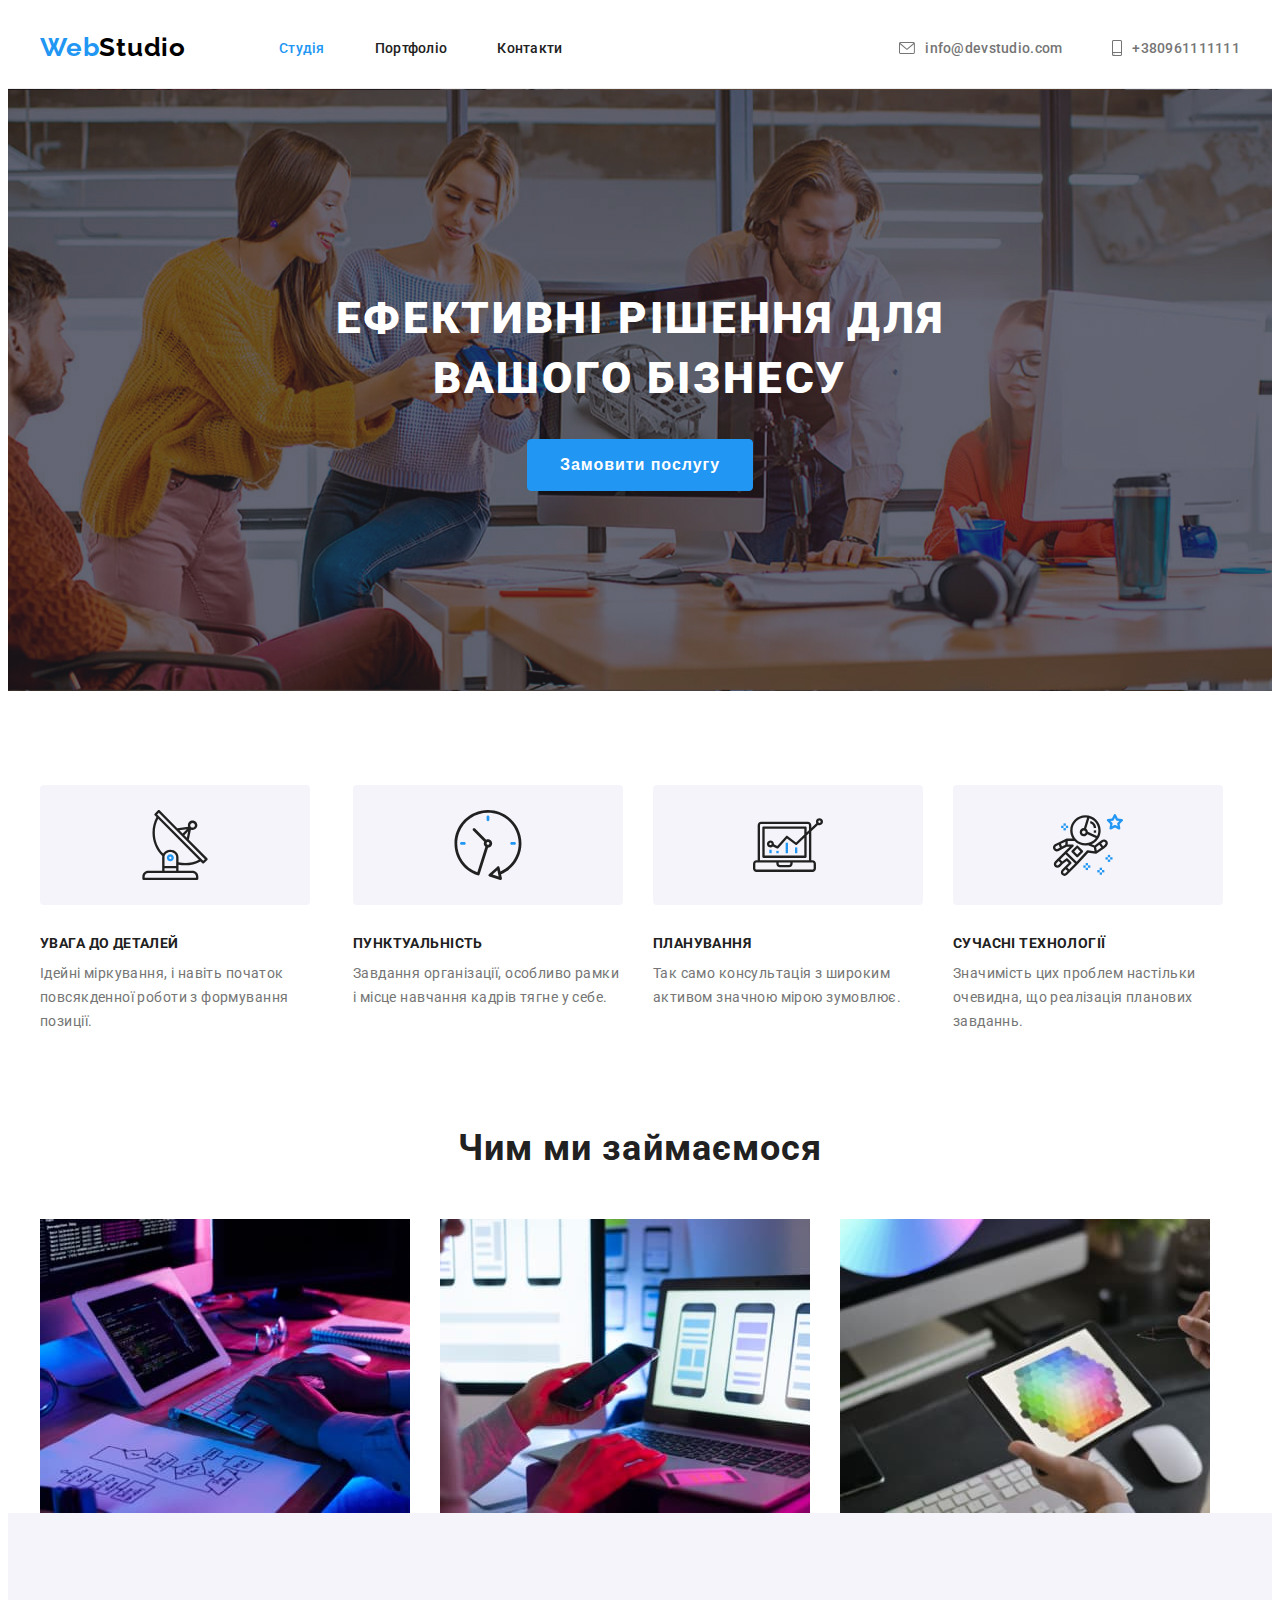
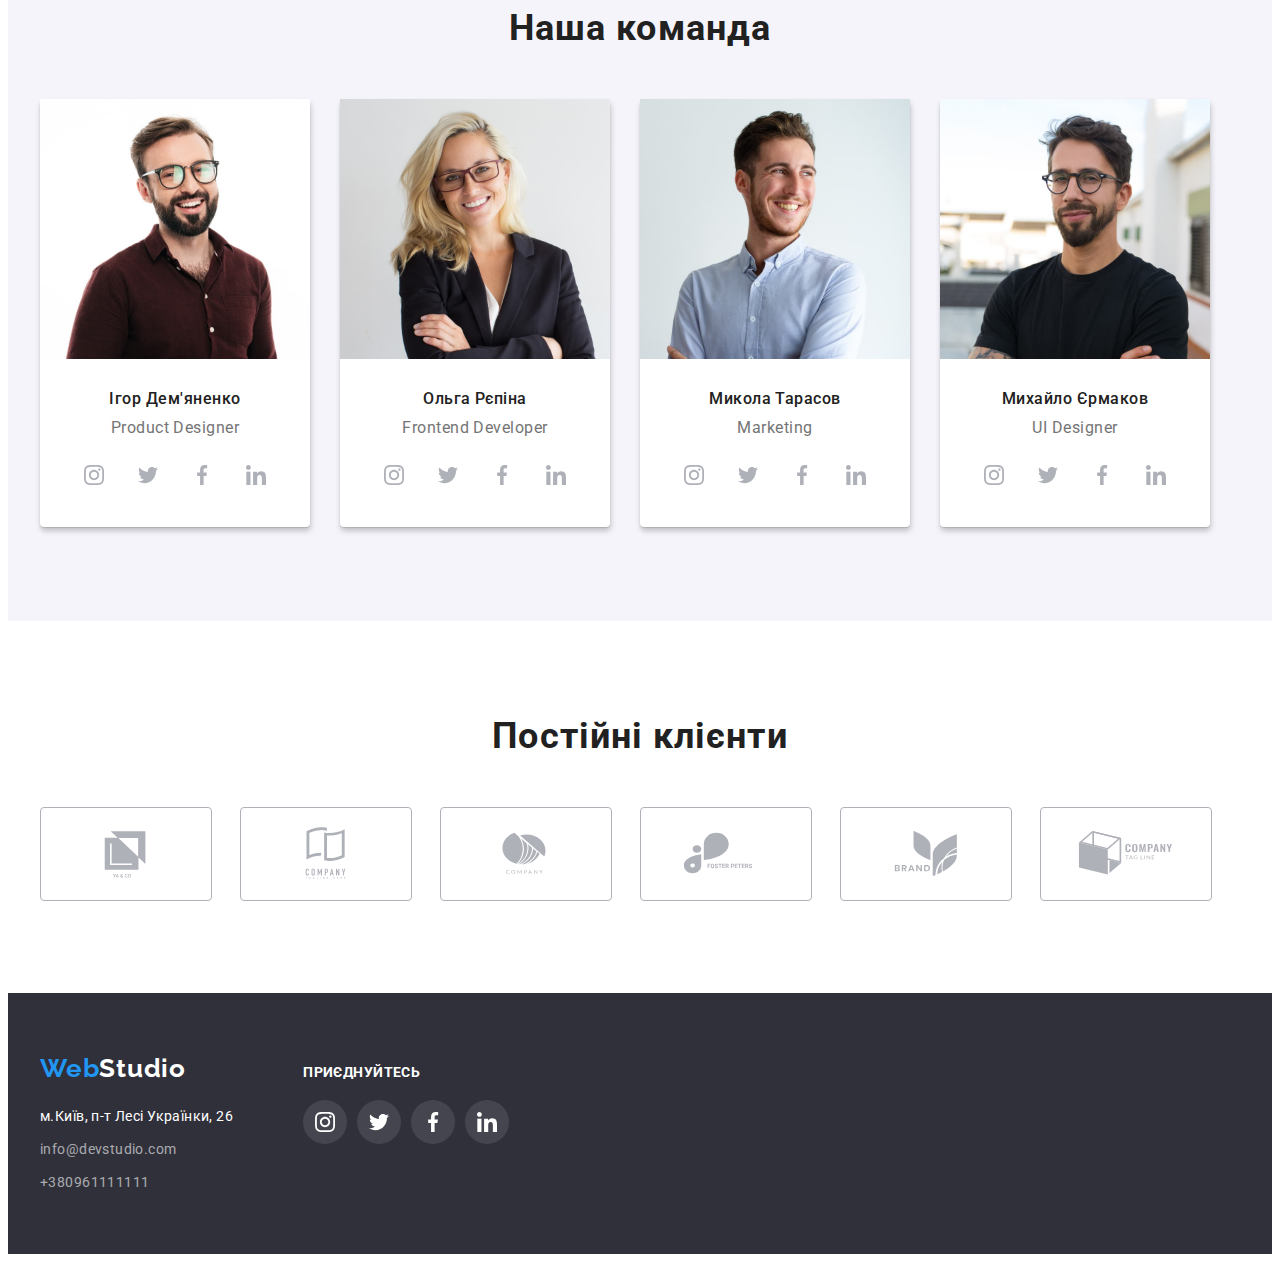
<file: index.html>
<!DOCTYPE html>
<html lang="uk">
  <head>
    <meta charset="UTF-8" />
    <meta http-equiv="X-UA-Compatible" content="IE=edge" />
    <meta name="viewport" content="width=device-width, initial-scale=1.0" />
    <title>webstudio</title>
    <link rel="preconnect" href="https://fonts.googleapis.com" />
    <link rel="preconnect" href="https://fonts.gstatic.com" crossorigin />
    <link
      href="https://fonts.googleapis.com/css2?family=Raleway:wght@700&family=Roboto:wght@400;500;700;900&display=swap"
      rel="stylesheet"/>
    <link
      rel="stylesheet"
      href="https://cdnjs.cloudflare.com/ajax/libs/modern-normalize/1.1.0/modern-normalize.min.css"
      integrity="sha512-wpPYUAdjBVSE4KJnH1VR1HeZfpl1ub8YT/NKx4PuQ5NmX2tKuGu6U/JRp5y+Y8XG2tV+wKQpNHVUX03MfMFn9Q=="
      crossorigin="anonymous"
      referrerpolicy="no-referrer"/>
    <link rel="stylesheet" href="./css/styles.css" />
  </head>
  <body>
    <header class="header">
      <div class="container header-container">
        <a href="./index.html" class="logo"><span class="accent">Web</span>Studio</a>
        <nav class="header-nav">
          <ul class="list-header-list">
            <li class="header-item"><a href="Cтудія" class="header-link-current">Cтудія</a></li>
            <li class="header-item"
              ><a href="./portfolio.html" class="header-link-nav">Портфоліо</a></li
            >
            <li class="header-item"><a href="Контакти" class="header-link-nav">Контакти</a></li>
          </ul>
        </nav>
       
          <ul class="header-address">
            <li class="header-contact-link"
              ><a href="mailto:info@devstudio.com" class="header-link"
                ><svg class="header-mail" width="16" height="12">
                  <use  href="./images/icon.svg#envelope"></use>
                </svg>
                info@devstudio.com
                </a></li>
            <li class="header-contact-link"
              ><a href="tel:+380961111111" class="header-link">
                <svg class="header-mail" width="10" height="16">
                  <use href="./images/icon.svg#smartphone"></use>
                </svg>
                +380961111111</a></li>
          </ul>
        </div>
    
    </header>
    <main>
      <section class="hero">
        <div class="container">
        <h1 class="hero-title"
          >ЕФЕКТИВНІ РІШЕННЯ ДЛЯ<br />
          ВАШОГО БІЗНЕСУ</h1
        >
        <button type="button" class="button-primary">Замовити послугу</button>
      </div>
      </section>

      <section class="section">
        <div class="container">
        <h2 class="visually-hidden">Наші принципи</h2>
        <ul class="feature-list">
          <li>
            <div class="fon-icon">
            <svg width="70" height="70">
              <use href="./images/icon.svg#antenna"></use>
            </svg>
          </div>
            <h3 class="title">УВАГА ДО ДЕТАЛЕЙ</h3>
            <p class="text">
              Ідейні міркування, і навіть початок повсякденної роботи з формування позиції.
            </p>
          </li>
          <li>
            <div class="fon-icon">
            <svg width="70" height="70">
              <use href="./images/icon.svg#clock"></use>
            </svg>
          </div>
            <h3 class="title">ПУНКТУАЛЬНІСТЬ</h3>
            <p class="text">
              Завдання організації, особливо рамки і місце навчання кадрів тягне у себе.
            </p>
          </li>
          <li>
            <div class="fon-icon">
            <svg width="70" height="70">
              <use href="./images/icon.svg#diagram"></use>
            </svg>
          </div>
            <h3 class="title">ПЛАНУВАННЯ</h3>
            <p class="text"> Так само консультація з широким активом значною мірою зумовлює. </p>
          </li>
          <li>
            <div class="fon-icon">
            <svg width="70" height="70">
              <use href="./images/icon.svg#astronaut"></use>
            </svg>
          </div>
            <h3 class="title">СУЧАСНІ ТЕХНОЛОГІЇ</h3>
            <p class="text">
              Значимість цих проблем настільки очевидна, що реалізація планових завданнь.
            </p>
          </li>
        </ul>
      </div>
      </section>

      <section class="section-work">
        <div class="container">
          <h2 class="section-title">Чим ми займаємося</h2>
          <ul class="work-list">
            <li class="work-our">
              <img src="./images/box1.jpg" alt="опрацювання данних" width="370" />
            </li>
            <li class="work-our">
              <img src="./images/box2.jpg" alt="опрацювання інформації" width="370" />
            </li>
            <li class="work-our"
              ><img src="./images/box3.jpg" alt="створення web проектів" width="370" />
            </li>
          </ul>
        </div>
      </section>

      <section class="section team-section">
        <div class="container">
          <h2 class="section-title">Наша команда</h2>
          <ul class="list-team">
            <li class="team-iten">
              <img src="./images/img11.jpg" alt="працівник1" width="270" />
              <div class="team-job">
              <h3 class="title-name">Ігор Дем'яненко</h3>
              <p class="job-title">Product Designer</p>
              <ul class="social">
                <li class="list-social">
                  <a class="link-social" href="https://instagram.com"
                  target="_blank"
                      rel="noopener noreferrer"
                      aria-label="Instagram"
                    >
                  <svg class="contacts-icon-team"
                  width="20" height="20">
                    <use href="./images/icon.svg#instagram"></use>
                  </svg>
                </a>
                </li>
                <li class="list-social">
                  <a class="link-social" href="https://twitter.com"
                  target="_blank"
                      rel="noopener noreferrer"
                      aria-label="twitter">
                  <svg class="contacts-icon-team"
                  width="20" height="20">
                    <use href="./images/icon.svg#twitter"></use>
                  </svg></a>
                </li>
                <li class="list-social">
                  <a class="link-social" href="https://facebook.com"
                  target="_blank"
                      rel="noopener noreferrer"
                      aria-label="facebook">
                  <svg class="contacts-icon-team"
                  width="20" height="20">
                    <use href="./images/icon.svg#facebook"></use>
                  </svg>
                </a>
                </li>
                <li class="list-social">
                  <a class="link-social" href="https://linkedin.com"
                  target="_blank"
                      rel="noopener noreferrer"
                      aria-label="linkedin">
                  <svg class="contacts-icon-team"
                  width="20" height="20">
                    <use href="./images/icon.svg#linkedin"></use>
                  </svg>
                </a>
                </li>
              </ul>
            </div>
            </li>
            <li class="team-iten">
              <img src="./images/img21.jpg" alt="працівник2" width="270" />
              <div class="team-job">
              <h3 class="title-name">Ольга Рєпіна</h3>
              <p class="job-title">Frontend Developer</p>
              <ul class="social">
                  <li class="list-social">
                    <a class="link-social" href="https://instagram.com"
                    target="_blank"
                        rel="noopener noreferrer"
                        aria-label="Instagram"
                      >
                    <svg class="contacts-icon-team"
                    width="20" height="20">
                      <use href="./images/icon.svg#instagram"></use>
                    </svg>
                  </a>
                  </li>
                  <li class="list-social">
                    <a class="link-social" href="https://twitter.com"
                    target="_blank"
                        rel="noopener noreferrer"
                        aria-label="twitter">
                    <svg class="contacts-icon-team"
                    width="20" height="20">
                      <use href="./images/icon.svg#twitter"></use>
                    </svg></a>
                  </li>
                  <li class="list-social">
                    <a class="link-social" href="https://facebook.com"
                    target="_blank"
                        rel="noopener noreferrer"
                        aria-label="facebook">
                    <svg class="contacts-icon-team"
                    width="20" height="20">
                      <use href="./images/icon.svg#facebook"></use>
                    </svg>
                  </a>
                  </li>
                  <li class="list-social">
                    <a class="link-social" href="https://linkedin.com"
                    target="_blank"
                        rel="noopener noreferrer"
                        aria-label="linkedin">
                    <svg class="contacts-icon-team"
                    width="20" height="20">
                      <use href="./images/icon.svg#linkedin"></use>
                    </svg>
                  </a> 
                </li>
              </ul>
            </div>
            </li>
            <li class="team-iten">
              <img src="./images/img31.jpg" alt="працівник3" width="270" />
              <div class="team-job">
              <h3 class="title-name">Микола Тарасов</h3>
              <p class="job-title">Marketing</p>
              <ul class="social">
                <li class="list-social">
                  <a class="link-social" href="https://instagram.com"
                  target="_blank"
                      rel="noopener noreferrer"
                      aria-label="Instagram"
                    >
                  <svg class="contacts-icon-team"
                  width="20" height="20">
                    <use href="./images/icon.svg#instagram"></use>
                  </svg>
                </a>
                </li>
                <li class="list-social">
                  <a class="link-social" href="https://twitter.com"
                  target="_blank"
                      rel="noopener noreferrer"
                      aria-label="twitter">
                  <svg class="contacts-icon-team"
                  width="20" height="20">
                    <use href="./images/icon.svg#twitter"></use>
                  </svg></a>
                </li>
                <li class="list-social">
                  <a class="link-social" href="https://facebook.com"
                  target="_blank"
                      rel="noopener noreferrer"
                      aria-label="facebook">
                  <svg class="contacts-icon-team"
                  width="20" height="20">
                    <use href="./images/icon.svg#facebook"></use>
                  </svg>
                </a>
                </li>
                <li class="list-social">
                  <a class="link-social" href="https://linkedin.com"
                  target="_blank"
                      rel="noopener noreferrer"
                      aria-label="linkedin">
                  <svg class="contacts-icon-team"
                  width="20" height="20">
                    <use href="./images/icon.svg#linkedin"></use>
                  </svg>
                </a>
                </li>
              </ul>
            </div>
            </li>
            <li class="team-iten">
              <img src="./images/img41.jpg" alt="працівник4" width="270" />
              <div class="team-job">
                <h3 class="title-name">Михайло Єрмаков</h3>
                <p class="job-title">UI Designer</p>
                <ul class="social">
                  <li class="list-social">
                    <a class="link-social" href="https://instagram.com"
                    target="_blank"
                        rel="noopener noreferrer"
                        aria-label="Instagram">
                    <svg class="contacts-icon-team"
                    width="20" height="20">
                      <use href="./images/icon.svg#instagram"></use>
                    </svg>
                  </a>
                  </li>
                  <li class="list-social">
                    <a class="link-social" href="https://twitter.com"
                    target="_blank"
                        rel="noopener noreferrer"
                        aria-label="twitter">
                    <svg class="contacts-icon-team"
                    width="20" height="20">
                      <use href="./images/icon.svg#twitter"></use>
                    </svg></a>
                  </li>
                  <li class="list-social">
                    <a class="link-social" href="https://facebook.com"
                    target="_blank"
                        rel="noopener noreferrer"
                        aria-label="facebook">
                    <svg class="contacts-icon-team"
                    width="20" height="20">
                      <use href="./images/icon.svg#facebook"></use>
                    </svg>
                  </a>
                  </li>
                  <li class="list-social">
                    <a class="link-social" href="https://linkedin.com"
                    target="_blank"
                        rel="noopener noreferrer"
                        aria-label="linkedin">
                    <svg class="contacts-icon-team"
                    width="20" height="20">
                      <use href="./images/icon.svg#linkedin"></use>
                    </svg>
                  </a>
                  </li>
                </ul>
              </div>
            </section>

              <section class="section">
                <div class="container">
                <h2 class="section-title">Постійні клієнти</h2>
                <ul class="our-clients">
                <li class="list-clients">
                 <a class="clients" href="./index.html" target="_blank"
                 rel="noopener noreferrer"
                 aria-label="Logo1">
              <svg class="clients-icon"
              width="106" height="60">
                <use href="./images/icon.svg#Logo1"></use>
              </svg>
            </a>

            </li>
            <li class="list-clients">
              <a class="clients" href="./index.html" target="_blank"
                 rel="noopener noreferrer"
                 aria-label="Logo2">
              <svg class="clients-icon"
              width="106" height="60">
                <use href="./images/icon.svg#Logo2"></use>
              </svg>
            </a>
            </li>
            <li class="list-clients">
              <a class="clients" href="./index.html" target="_blank"
                 rel="noopener noreferrer"
                 aria-label="Logo3">
              <svg class="clients-icon"
              width="106" height="60">
                <use href="./images/icon.svg#Logo3"></use>
              </svg>
            </a>
            </li>
            <li class="list-clients">
              <a class="clients" href="./index.html" target="_blank"
                 rel="noopener noreferrer"
                 aria-label="Logo4">
              <svg class="clients-icon"
              width="106" height="60">
                <use href="./images/icon.svg#Logo4"></use>
              </svg>
            </a>
            </li>
            <li class="list-clients">
              <a class="clients" href="./index.html" target="_blank"
                 rel="noopener noreferrer"
                 aria-label="Logo5">
              <svg class="clients-icon"
              width="106" height="60">
                <use href="./images/icon.svg#Logo5"></use>
              </svg>
            </a>
            </li>
            <li class="list-clients">
              <a class="clients" href="./index.html" target="_blank"
                 rel="noopener noreferrer"
                 aria-label="Logo6">
              <svg class="clients-icon"
              width="106" height="60">
                <use href="./images/icon.svg#Logo6"></use>
              </svg>
            </a>
            </li>
          </ul>
          <div>
      </section>
    </main>
    <footer class="footer">
      <div class="container footer-container">
        <div class="logo-address">
      <a href="./index.html" class="footer-logo"><span class="accent">Web</span>Studio</a>
      <address class="footer-address">
        <ul class="list-footer">
          <li>
            <a class="address-maps" href="https://goo.gl/maps/hq1uXbXx6QjJofAr7"
              >м.Київ, п-т Лесі Українки, 26</a
            >
          </li>
          <li class="list-address">
            <a href="mailto:info@devstudio.com" class="address-link">info@devstudio.com</a>
          </li>
          <li>
            <a href="tel:+380961111111" class="address-link">+380961111111</a>
          </li>
        </ul>
      </address>
    </div>
      <div class="social-item">
      <p class="title-welcome">приєднуйтесь</p>
      <ul class="social-address">
        <li class="list-social">
          <a class="link-social-footer" href="https://instagram.com"
          target="_blank"
              rel="noopener noreferrer"
              aria-label="Instagram">

          <svg class="contacts-icon"
          width="20" height="20">
            <use href="./images/icon.svg#instagram"></use>
          </svg>
        </a>
        </li>
        <li class="list-social">
          <a class="link-social-footer" href="https://twitter.com"
                    target="_blank"
                        rel="noopener noreferrer"
                        aria-label="twitter">
          <svg class="contacts-icon"
          width="20" height="20">
            <use href="./images/icon.svg#twitter"></use>
          </svg>
          </a>
        </li>
        <li class="list-social">
          <a class="link-social-footer" href="https://facebook.com"
          target="_blank"
              rel="noopener noreferrer"
              aria-label="facebook">
          <svg class="contacts-icon"
          width="20" height="20">
            <use href="./images/icon.svg#facebook"></use>
          </svg>
          </a>
        </li>
        <li class="list-social">
          <a class="link-social-footer" href="https://linkedin.com"
                    target="_blank"
                        rel="noopener noreferrer"
                        aria-label="linkedin">
          <svg class="contacts-icon"
          width="20" height="20">
            <use href="./images/icon.svg#linkedin"></use>
          </svg>
          </a>
        </li>
      </ul>
    </div>
    </div>
    </footer>
  </body>
</html>
</file>
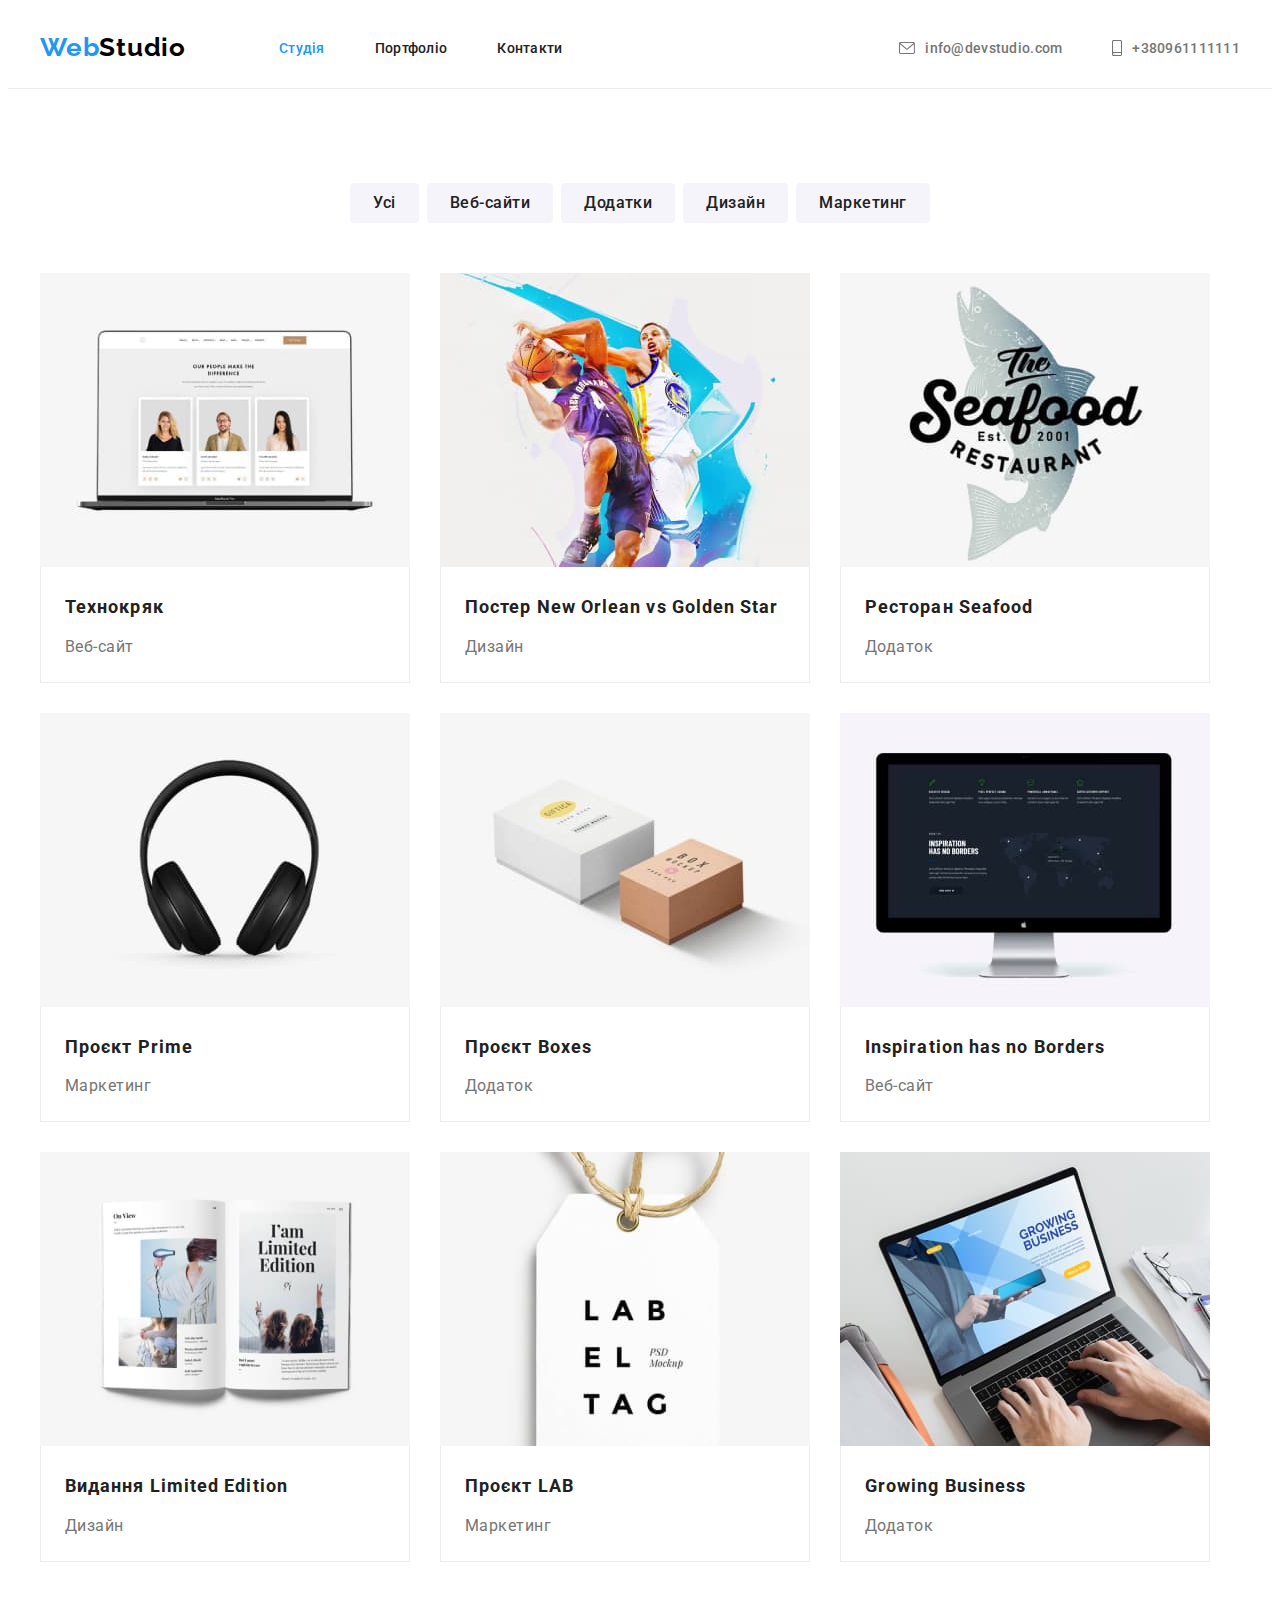
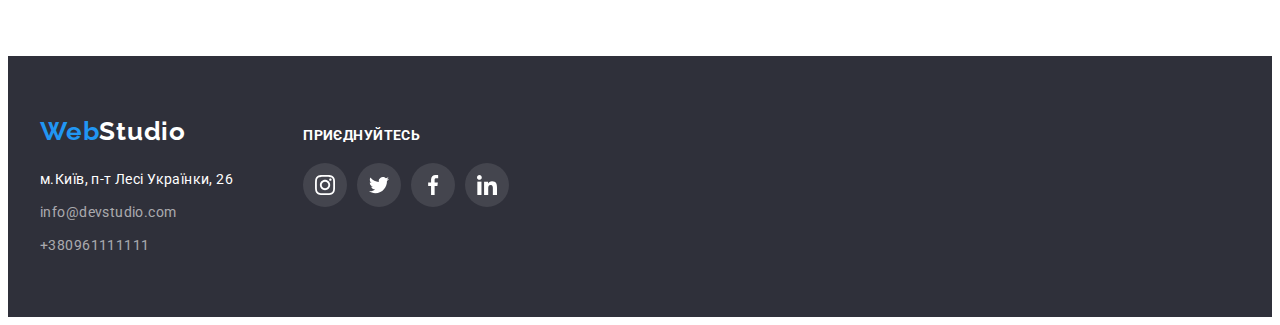
<file: portfolio.html>
<!DOCTYPE html>
<html lang="uk">
  <head>
    <meta charset="UTF-8" />
    <meta http-equiv="X-UA-Compatible" content="IE=edge" />
    <meta name="viewport" content="width=device-width, initial-scale=1.0" />
    <title>webstudio</title>
    <link rel="preconnect" href="https://fonts.googleapis.com" />
    <link rel="preconnect" href="https://fonts.gstatic.com" crossorigin />
    <link
      href="https://fonts.googleapis.com/css2?family=Raleway:wght@700&family=Roboto:wght@400;500;700;900&display=swap"
      rel="stylesheet"
    />
    <link
      rel="stylesheet"
      href="https://cdnjs.cloudflare.com/ajax/libs/modern-normalize/1.1.0/modern-normalize.min.css"
      integrity="sha512-wpPYUAdjBVSE4KJnH1VR1HeZfpl1ub8YT/NKx4PuQ5NmX2tKuGu6U/JRp5y+Y8XG2tV+wKQpNHVUX03MfMFn9Q=="
      crossorigin="anonymous"
      referrerpolicy="no-referrer"
    />
    <link rel="stylesheet" href="./css/styles.css" />
  </head>
  <body>
   
    <header class="header">
      <div class="container header-container">
        <a href="./index.html" class="logo"><span class="accent">Web</span>Studio</a>
        <nav class="header-nav">
          <ul class="list-header-list">
            <li class="header-item"><a href="Cтудія" class="header-link-current">Cтудія</a></li>
            <li class="header-item"
              ><a href="./portfolio.html" class="header-link-nav">Портфоліо</a></li
            >
            <li class="header-item"><a href="Контакти" class="header-link-nav">Контакти</a></li>
          </ul>
        </nav>
       
          <ul class="header-address">
            <li class="header-contact-link"
              ><a href="mailto:info@devstudio.com" class="header-link"
                ><svg class="header-mail" width="16" height="12">
                  <use  href="./images/icon.svg#envelope"></use>
                </svg>
                info@devstudio.com
                </a></li
            >
            <li class="header-contact-link"
              ><a href="tel:+380961111111" class="header-link">
                <svg class="header-mail" width="10" height="16">
                  <use href="./images/icon.svg#smartphone"></use>
                </svg>
                +380961111111</a></li
            >
          </ul>
        </div>
    
    </header>
    <main>
      <section class="section">
        <div class="container">
          <h1 class="visually-hidden">Перелік кнопок</h1>
          <ul class="list-btn">
            <li> <button class="title-btn" type="button">Усі</button></li>
            <li><button class="title-btn" type="button">Веб-сайти</button></li>
            <li><button class="title-btn" type="button">Додатки</button></li>
            <li><button class="title-btn" type="button">Дизайн</button></li>
            <li><button class="title-btn" type="button">Маркетинг</button></li>
          </ul>
          <ul class="list-portfol">
            <li>
            <a class="link-portfol" href="">
              <img src="./images/img212.jpg" alt="розробка1" width="370" />
              <div class="portfol-item">
                <h2 class="title-portfol">Технокряк</h2>
                <p class="proects">Веб-сайт</p>
              </div>
            </a>
            </li>
            <li>
              <a class="link-portfol" href="">
              <img src="./images/img22.jpg" alt="розробка2" width="370" />
              <div class="portfol-item">
                <h2 class="title-portfol">Постер New Orlean vs Golden Star</h2>
                <p class="proects">Дизайн</p>
              </div>
              </a>
            </li>
            <li>
              <a class="link-portfol" href="">
              <img src="./images/img23.jpg" alt="розробка3" width="370" />
              <div class="portfol-item">
                <h2 class="title-portfol">Ресторан Seafood</h2>
                <p class="proects">Додаток</p>
              </div>
            </a>
            </li>
            <li>
              <a class="link-portfol" href="">
              <img src="./images/img24.jpg" alt="розробка4" width="370" />
              <div class="portfol-item">
                <h2 class="title-portfol">Проєкт Prime</h2>
                <p class="proects">Маркетинг</p>
              </div>
            </a>
            </li>
            <li>
              <a class="link-portfol" href="">
              <img src="./images/img25.jpg" alt="розробка5" width="370" />
              <div class="portfol-item">
                <h2 class="title-portfol">Проєкт Boxes</h2>
                <p class="proects">Додаток</p>
              </div>
            </a>
            </li>
            <li
              ><a class="link-portfol" href="">
              <img src="./images/img26.jpg" alt="розробка6" width="370" />
              <div class="portfol-item">
                <h2 class="title-portfol">Inspiration has no Borders</h2>
                <p class="proects">Веб-сайт</p>
              </div>
            </a>
            </li>
            <li
              ><a class="link-portfol" href="">
              <img src="./images/img27.jpg" alt="розробка7" width="370" />
              <div class="portfol-item">
                <h2 class="title-portfol">Видання Limited Edition</h2>
                <p class="proects">Дизайн</p>
              </div>
            </a>
            </li>
            <li
              ><a class="link-portfol" href="">
              <img src="./images/img28.jpg" alt="розробка8" width="370" />
              <div class="portfol-item">
                <h2 class="title-portfol">Проєкт LAB</h2>
                <p class="proects">Маркетинг</p>
              </div>
            </a>
            </li>
            <li>
              <a class="link-portfol" href="">
              <img src="./images/img29.jpg" alt="розробка9" width="370" />
              <div class="portfol-item">
                <h2 class="title-portfol">Growing Business</h2>
                <p class="proects">Додаток</p>
              </div>
            </a>
            </li>
          </ul>
        </div>
      </section>
    </main>
    <footer class="footer">
      <div class="container footer-container">
        <div class="logo-address">
      <a href="./index.html" class="footer-logo"><span class="accent">Web</span>Studio</a>
      <address class="footer-address">
        <ul class="list-footer">
          <li>
            <a class="address-maps" href="https://goo.gl/maps/hq1uXbXx6QjJofAr7"
              >м.Київ, п-т Лесі Українки, 26</a
            >
          </li>
          <li class="list-address">
            <a href="mailto:info@devstudio.com" class="address-link">info@devstudio.com</a>
          </li>
          <li>
            <a href="tel:+380961111111" class="address-link">+380961111111</a>
          </li>
        </ul>
      </address>
    </div>
      <div class="social-item">
      <p class="title-welcome">приєднуйтесь</p>
      <ul class="social-address">
        <li class="list-social">
          <a class="link-social-footer" href="https://instagram.com"
          target="_blank"
              rel="noopener noreferrer"
              aria-label="Instagram">

          <svg class="contacts-icon"
          width="20" height="20">
            <use href="./images/icon.svg#instagram"></use>
          </svg>
        </a>
        </li>
        <li class="list-social">
          <a class="link-social-footer" href="https://twitter.com"
                    target="_blank"
                        rel="noopener noreferrer"
                        aria-label="twitter">
          <svg class="contacts-icon"
          width="20" height="20">
            <use href="./images/icon.svg#twitter"></use>
          </svg>
          </a>
        </li>
        <li class="list-social">
          <a class="link-social-footer" href="https://facebook.com"
          target="_blank"
              rel="noopener noreferrer"
              aria-label="facebook">
          <svg class="contacts-icon"
          width="20" height="20">
            <use href="./images/icon.svg#facebook"></use>
          </svg>
          </a>
        </li>
        <li class="list-social">
          <a class="link-social-footer" href="https://linkedin.com"
                    target="_blank"
                        rel="noopener noreferrer"
                        aria-label="linkedin">
          <svg class="contacts-icon"
          width="20" height="20">
            <use href="./images/icon.svg#linkedin"></use>
          </svg>
          </a>
        </li>
      </ul>
    </div>
    </div>
    </footer>
  </body>
</html>
</file>
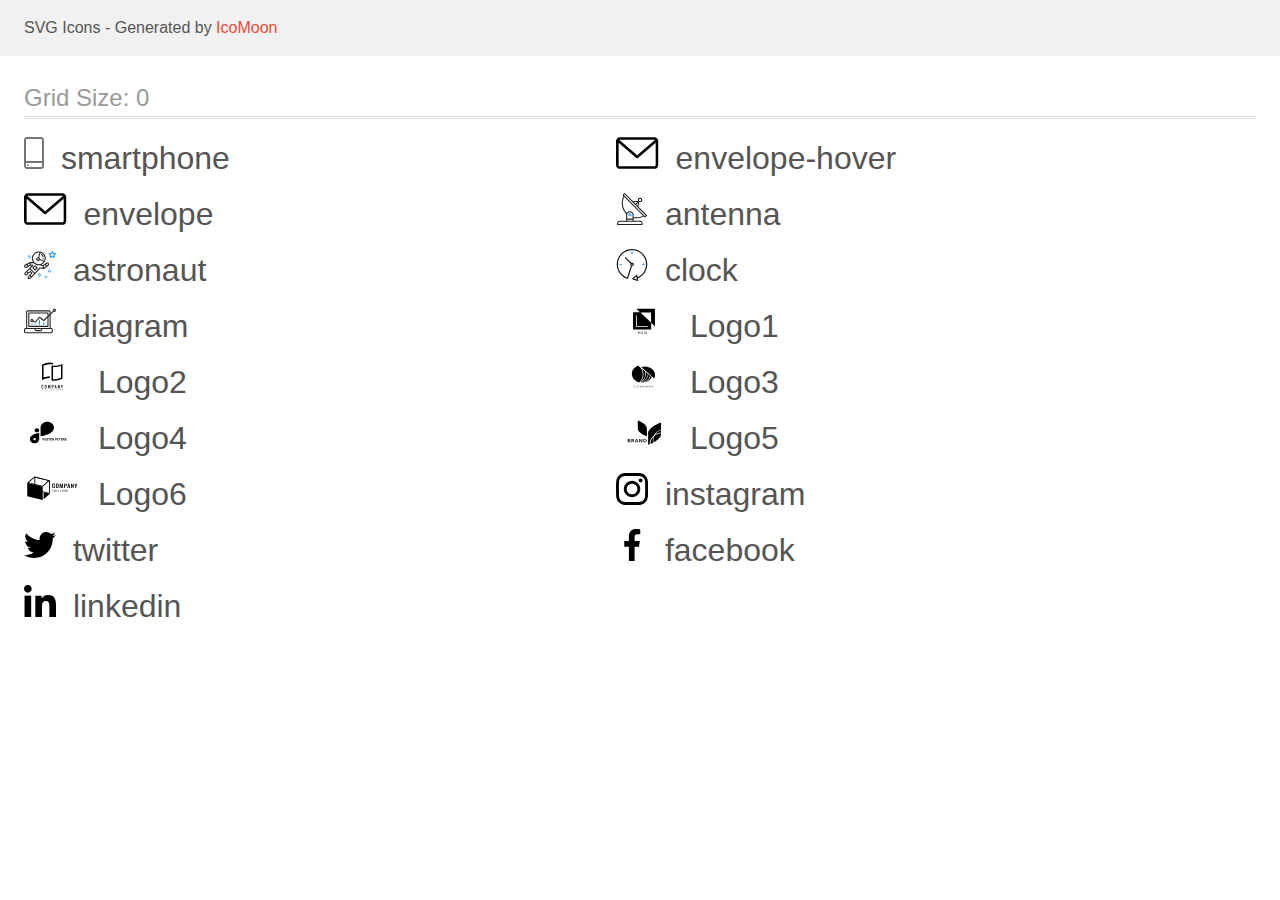
<file: images/demo.html>
<!doctype html>
<html>
<head>
    <title>IcoMoon - SVG Icons</title>
    <meta charset="utf-8">
    <meta name="viewport" content="width=device-width, initial-scale=1">
    <link rel="stylesheet" href="demo-files/demo.css">
    <link rel="stylesheet" href="style.css">
</head>
<body>
<svg aria-hidden="true" style="position: absolute; width: 0; height: 0; overflow: hidden;" version="1.1" xmlns="http://www.w3.org/2000/svg" xmlns:xlink="http://www.w3.org/1999/xlink">
<defs>
<symbol id="smartphone" viewBox="0 0 20 32">
<path fill="#757575" style="fill: var(--color1, #757575)" d="M17 0h-14c-1.654 0-3 1.346-3 3v26c0 1.654 1.346 3 3 3h14c1.654 0 3-1.346 3-3v-26c0-1.654-1.346-3-3-3zM3 2h14c0.552 0 1 0.448 1 1v21h-16v-21c0-0.552 0.448-1 1-1zM17 30h-14c-0.552 0-1-0.448-1-1v-3h16v3c0 0.552-0.448 1-1 1z"></path>
<path fill="#757575" style="fill: var(--color1, #757575)" d="M4.707 27.478c0.391 0.365 0.391 0.956 0 1.321s-1.024 0.365-1.414 0c-0.391-0.365-0.391-0.956 0-1.321s1.024-0.365 1.414 0z"></path>
</symbol>
<symbol id="envelope-hover" viewBox="0 0 43 32">
<path d="M38.667 0h-34.667c-2.206 0-4 1.794-4 4v24c0 2.206 1.794 4 4 4h34.667c2.206 0 4-1.794 4-4v-24c0-2.206-1.794-4-4-4zM38.667 2.667c0.181 0 0.353 0.038 0.511 0.103l-17.844 15.466-17.844-15.466c0.158-0.066 0.33-0.103 0.511-0.103h34.667zM38.667 29.333h-34.667c-0.736 0-1.333-0.598-1.333-1.333v-22.413l17.793 15.421c0.251 0.217 0.563 0.326 0.874 0.326s0.622-0.108 0.874-0.326l17.793-15.421v22.413c0 0.736-0.598 1.333-1.333 1.333z"></path>
</symbol>
<symbol id="envelope" viewBox="0 0 43 32">
<path d="M38.667 0h-34.667c-2.206 0-4 1.794-4 4v24c0 2.206 1.794 4 4 4h34.667c2.206 0 4-1.794 4-4v-24c0-2.206-1.794-4-4-4zM38.667 2.667c0.181 0 0.353 0.038 0.511 0.103l-17.844 15.466-17.844-15.466c0.158-0.066 0.33-0.103 0.511-0.103h34.667zM38.667 29.333h-34.667c-0.736 0-1.333-0.598-1.333-1.333v-22.413l17.793 15.421c0.251 0.217 0.563 0.326 0.874 0.326s0.622-0.108 0.874-0.326l17.793-15.421v22.413c0 0.736-0.598 1.333-1.333 1.333z"></path>
</symbol>
<symbol id="antenna" viewBox="0 0 32 32">
<path fill="#212121" style="fill: var(--color2, #212121)" d="M30.773 22.098l-8.443-8.505 0.937-4.615c0.242 0.094 0.499 0.144 0.758 0.146h0.006c1.192 0.014 2.17-0.941 2.184-2.133s-0.941-2.17-2.133-2.184c-1.192-0.014-2.17 0.941-2.184 2.133-0.003 0.255 0.039 0.509 0.125 0.749l-4.96 0.605-8.091-8.133c-0.099-0.101-0.235-0.159-0.377-0.16-0.14 0.001-0.274 0.056-0.373 0.155l-1.513 1.504c-0.208 0.208-0.208 0.546 0 0.754l0.814 0.826c-3.153 5.798-2.129 12.978 2.519 17.663 0.043 0.041 0.092 0.074 0.146 0.098-0.034 0.18-0.051 0.364-0.052 0.547v6.187h-6.4c-1.472 0.002-2.665 1.195-2.667 2.667v1.067c0 0.295 0.239 0.533 0.533 0.533h24.533c0.295 0 0.533-0.239 0.533-0.533v-1.067c-0.002-1.472-1.195-2.665-2.667-2.667h-6.4v-2.742c1.003 0.21 2.024 0.317 3.049 0.32 2.458-0.003 4.877-0.615 7.040-1.783l0.818 0.823c0.099 0.101 0.235 0.159 0.377 0.16 0.14-0.001 0.274-0.056 0.373-0.155l1.513-1.504c0.208-0.208 0.208-0.546 0-0.754zM23.28 6.233c0.418-0.415 1.093-0.414 1.508 0.004s0.414 1.093-0.004 1.508c-0.2 0.199-0.47 0.31-0.752 0.31h-0.003c-0.589-0.003-1.064-0.483-1.061-1.072 0.002-0.282 0.115-0.552 0.314-0.751h-0.002zM22.024 9.738l-0.598 2.946-1.175-1.182 1.774-1.763zM21.419 8.836l-1.92 1.909-1.485-1.493 3.405-0.415zM24.004 28.8c0.884 0 1.6 0.716 1.6 1.6v0.533h-23.467v-0.533c0-0.884 0.716-1.6 1.6-1.6h20.267zM16.537 26.667v1.067h-5.333v-1.067h5.333zM11.204 25.6v-4.053c0-1.294 1.196-2.347 2.667-2.347s2.667 1.053 2.667 2.347v4.053h-5.333zM17.604 23.904v-2.357c0-1.882-1.675-3.413-3.733-3.413-1.331-0.020-2.576 0.657-3.281 1.786-4.058-4.274-4.971-10.645-2.279-15.887l18.602 18.708c-2.872 1.461-6.165 1.873-9.309 1.163zM28.893 23.22l-21.057-21.181 0.755-0.752 7.935 7.98c0.004 0 0.006 0.007 0.010 0.010l13.115 13.191-0.757 0.752z"></path>
<path fill="#2196f3" style="fill: var(--color3, #2196f3)" d="M13.876 20.267h-0.005c-0.884-0.001-1.601 0.714-1.602 1.598s0.714 1.601 1.598 1.602h0.005c0.884 0.001 1.601-0.714 1.602-1.598s-0.714-1.601-1.598-1.602zM14.249 22.245c-0.1 0.1-0.236 0.156-0.378 0.155-0.295-0.002-0.532-0.242-0.531-0.536 0.001-0.141 0.057-0.276 0.157-0.375s0.233-0.154 0.373-0.155c0.295 0.002 0.532 0.241 0.53 0.536-0.001 0.141-0.057 0.276-0.157 0.375h0.005z"></path>
</symbol>
<symbol id="astronaut" viewBox="0 0 32 32">
<path fill="#2196f3" style="fill: var(--color3, #2196f3)" d="M31.974 4.524c-0.063-0.193-0.229-0.333-0.43-0.363l-1.91-0.278-0.855-1.731c-0.179-0.365-0.777-0.365-0.956 0l-0.855 1.731-1.91 0.278c-0.201 0.029-0.367 0.17-0.431 0.363-0.062 0.193-0.011 0.405 0.135 0.547l1.383 1.348-0.326 1.903c-0.034 0.2 0.048 0.402 0.212 0.522 0.166 0.121 0.382 0.135 0.562 0.040l1.709-0.899 1.709 0.899c0.078 0.041 0.164 0.061 0.249 0.061 0.11 0 0.221-0.034 0.314-0.102 0.164-0.119 0.246-0.322 0.212-0.522l-0.326-1.903 1.383-1.348c0.145-0.142 0.197-0.354 0.135-0.547zM29.511 5.851c-0.125 0.122-0.183 0.299-0.153 0.472l0.191 1.114-1-0.526c-0.078-0.041-0.163-0.061-0.249-0.061s-0.17 0.020-0.249 0.061l-1.001 0.526 0.191-1.114c0.030-0.173-0.028-0.349-0.153-0.472l-0.81-0.789 1.119-0.163c0.174-0.025 0.324-0.134 0.402-0.292l0.5-1.013 0.5 1.013c0.078 0.157 0.228 0.267 0.402 0.292l1.119 0.163-0.809 0.789z"></path>
<path fill="#2196f3" style="fill: var(--color3, #2196f3)" d="M26.134 20.522h-1.067v1.067h1.067v-1.067z"></path>
<path fill="#2196f3" style="fill: var(--color3, #2196f3)" d="M26.134 22.656h-1.067v1.067h1.067v-1.067z"></path>
<path fill="#2196f3" style="fill: var(--color3, #2196f3)" d="M27.2 21.589h-1.067v1.067h1.067v-1.067z"></path>
<path fill="#2196f3" style="fill: var(--color3, #2196f3)" d="M25.067 21.589h-1.067v1.067h1.067v-1.067z"></path>
<path fill="#2196f3" style="fill: var(--color3, #2196f3)" d="M22.4 26.389h-1.067v1.067h1.067v-1.067z"></path>
<path fill="#2196f3" style="fill: var(--color3, #2196f3)" d="M22.4 28.522h-1.067v1.067h1.067v-1.067z"></path>
<path fill="#2196f3" style="fill: var(--color3, #2196f3)" d="M23.467 27.456h-1.067v1.067h1.067v-1.067z"></path>
<path fill="#2196f3" style="fill: var(--color3, #2196f3)" d="M21.333 27.456h-1.067v1.067h1.067v-1.067z"></path>
<path fill="#2196f3" style="fill: var(--color3, #2196f3)" d="M16 24.256h-1.067v1.067h1.067v-1.067z"></path>
<path fill="#2196f3" style="fill: var(--color3, #2196f3)" d="M16 26.389h-1.067v1.067h1.067v-1.067z"></path>
<path fill="#2196f3" style="fill: var(--color3, #2196f3)" d="M17.067 25.322h-1.067v1.067h1.067v-1.067z"></path>
<path fill="#2196f3" style="fill: var(--color3, #2196f3)" d="M14.933 25.322h-1.067v1.067h1.067v-1.067z"></path>
<path fill="#2196f3" style="fill: var(--color3, #2196f3)" d="M5.867 6.122h-1.067v1.067h1.067v-1.067z"></path>
<path fill="#2196f3" style="fill: var(--color3, #2196f3)" d="M5.867 8.255h-1.067v1.067h1.067v-1.067z"></path>
<path fill="#2196f3" style="fill: var(--color3, #2196f3)" d="M6.933 7.189h-1.067v1.067h1.067v-1.067z"></path>
<path fill="#2196f3" style="fill: var(--color3, #2196f3)" d="M4.8 7.189h-1.067v1.067h1.067v-1.067z"></path>
<path fill="#212121" style="fill: var(--color2, #212121)" d="M24.715 14.159c-0.287-0.388-0.709-0.637-1.188-0.705-0.481-0.068-0.956 0.058-1.34 0.352l-1.252 0.96-1.898 1.417-1.358-0.541c2.421-1.086 4.114-3.508 4.114-6.32 0-3.823-3.123-6.933-6.961-6.933s-6.961 3.11-6.961 6.933c0 1.386 0.414 2.674 1.12 3.758l-2.764-0.024c-0.002 0-0.003 0-0.005 0-0.009 0-0.015 0.004-0.023 0.005-0.053 0.002-0.105 0.013-0.155 0.031-0.013 0.005-0.026 0.008-0.038 0.013-0.006 0.003-0.013 0.003-0.019 0.006l-3.233 1.596c-0.001 0-0.001 0-0.001 0.001l-1.893 0.911c-0.021 0.009-0.042 0.021-0.063 0.035-0.755 0.502-1.012 1.489-0.598 2.295 0.22 0.429 0.595 0.745 1.056 0.889 0.178 0.055 0.359 0.083 0.539 0.083 0.29 0 0.577-0.071 0.839-0.211l1.388-0.738 2.264-1.169 1.357-0.008-5.442 5.416c-0.001 0.001-0.001 0.001-0.002 0.001l-1.339 1.333c-0.316 0.315-0.49 0.732-0.49 1.178s0.174 0.863 0.49 1.179c0.325 0.323 0.752 0.485 1.179 0.485s0.854-0.162 1.18-0.485l1.314-1.309 1.741-1.3 0.901 0.897-1.762 1.754c0 0.001-0.001 0.001-0.002 0.001l-1.339 1.333c-0.316 0.315-0.49 0.732-0.49 1.178s0.174 0.863 0.49 1.179c0.325 0.323 0.753 0.485 1.18 0.485s0.855-0.162 1.18-0.485l3.482-3.467c0.001-0.001 0.001-0.001 0.001-0.002l1.010-1-0.004-0.004c0.006-0.006 0.015-0.009 0.022-0.015l5.166-5.658 3.471 0.494c0.025 0.004 0.050 0.005 0.075 0.005 0.065 0 0.127-0.015 0.187-0.038 0.018-0.006 0.033-0.015 0.050-0.023 0.019-0.010 0.039-0.015 0.058-0.027l3.213-2.133c0.012-0.008 0.018-0.021 0.029-0.029 0.013-0.010 0.029-0.014 0.041-0.026l1.271-1.191c0.662-0.62 0.753-1.635 0.212-2.362zM2.13 17.77c-0.173 0.093-0.37 0.111-0.558 0.052-0.187-0.058-0.338-0.186-0.427-0.358-0.161-0.314-0.068-0.695 0.214-0.902l1.314-0.632 0.449 1.312-0.992 0.528zM5.628 15.942l-1.548 0.8-0.439-1.283 2.027-1.001-0.040 1.484zM20.727 9.322c0 0.918-0.219 1.785-0.599 2.559l-4.181-1.899c-0.044-0.573-0.341-1.075-0.788-1.388l1.464-4.86c2.378 0.756 4.105 2.974 4.105 5.588zM8.938 9.322c0-3.235 2.644-5.867 5.894-5.867 0.253 0 0.5 0.021 0.745 0.052l-1.432 4.754c-0.019-0.001-0.037-0.006-0.057-0.006-1.033 0-1.873 0.837-1.873 1.867s0.84 1.867 1.873 1.867c0.694 0 1.294-0.383 1.618-0.945l3.862 1.755c-1.075 1.446-2.795 2.39-4.737 2.39-3.25 0-5.894-2.632-5.894-5.867zM14.894 10.122c0 0.441-0.362 0.8-0.806 0.8s-0.806-0.359-0.806-0.8c0-0.441 0.362-0.8 0.806-0.8s0.806 0.359 0.806 0.8zM2.465 25.146c-0.236 0.234-0.619 0.234-0.854 0.001-0.114-0.114-0.176-0.263-0.176-0.423s0.062-0.309 0.176-0.421l0.962-0.958 0.851 0.848-0.959 0.955zM5.679 28.88c-0.236 0.234-0.619 0.235-0.855 0.001-0.114-0.114-0.176-0.263-0.176-0.423s0.062-0.309 0.176-0.421l0.963-0.959 0.852 0.848-0.96 0.955zM9.16 25.411c-0.001 0-0.001 0-0.002 0.001l-1.765 1.76-0.852-0.848 1.763-1.755c0 0 0 0 0 0s0.001-0.001 0.002-0.001c0.040-0.040 0.065-0.088 0.090-0.135 0.007-0.014 0.020-0.026 0.026-0.040 0.017-0.041 0.019-0.085 0.026-0.129 0.003-0.025 0.014-0.047 0.014-0.073 0-0.036-0.013-0.070-0.020-0.106-0.006-0.032-0.006-0.065-0.019-0.095-0.020-0.050-0.055-0.094-0.091-0.138-0.010-0.012-0.014-0.027-0.025-0.038 0 0 0 0-0.001 0s-0.001-0.002-0.001-0.002l-1.607-1.6c-0.017-0.017-0.039-0.024-0.058-0.038-0.028-0.022-0.055-0.042-0.087-0.058-0.030-0.015-0.061-0.024-0.093-0.033-0.034-0.010-0.067-0.017-0.103-0.020-0.033-0.002-0.063 0.001-0.095 0.005-0.036 0.004-0.069 0.009-0.104 0.020-0.034 0.011-0.063 0.027-0.094 0.045-0.020 0.011-0.042 0.015-0.061 0.029l-1.773 1.324-0.901-0.897 2.399-2.386 4.361 4.289-0.928 0.919zM15.979 18.394c-0.015-0.002-0.030 0.004-0.045 0.003-0.039-0.002-0.076 0.001-0.115 0.007-0.030 0.005-0.059 0.011-0.088 0.021-0.034 0.012-0.065 0.028-0.097 0.047-0.030 0.018-0.057 0.037-0.083 0.061-0.013 0.011-0.028 0.017-0.040 0.029l-4.698 5.146-4.328-4.257 2.833-2.818c0.209-0.208 0.21-0.546 0.002-0.755-0.105-0.105-0.243-0.157-0.381-0.156v-0.001l-2.219 0.013 0.028-1.607 3.104 0.027c1.265 1.294 3.029 2.101 4.981 2.101 0.437 0 0.864-0.045 1.279-0.123 0.040 0.032 0.079 0.065 0.13 0.085l2.41 0.96 0.331 1.644-3.003-0.427zM20.020 18.572l-0.313-1.558 1.446-1.080 0.947 1.257-2.080 1.381zM23.774 15.741l-0.838 0.785-0.931-1.236 0.831-0.637c0.155-0.119 0.351-0.168 0.543-0.143 0.193 0.027 0.364 0.128 0.48 0.284 0.217 0.292 0.18 0.699-0.085 0.947z"></path>
<path fill="#212121" style="fill: var(--color2, #212121)" d="M13.602 18.544l-2.143-2.133c-0.207-0.207-0.545-0.207-0.753 0l-2.142 2.133c-0.1 0.101-0.157 0.236-0.157 0.378s0.056 0.278 0.157 0.378l2.142 2.133c0.104 0.103 0.241 0.155 0.377 0.155s0.273-0.052 0.376-0.155l2.143-2.133c0.1-0.1 0.157-0.236 0.157-0.378s-0.057-0.278-0.157-0.378zM11.083 20.303l-1.387-1.381 1.387-1.381 1.387 1.381-1.387 1.381z"></path>
<path fill="#212121" style="fill: var(--color2, #212121)" d="M17.164 5.071l-0.258 1.036c0.071 0.018 1.738 0.452 1.738 2.149h1.067c0-2.017-1.666-2.965-2.547-3.185z"></path>
<path fill="#212121" style="fill: var(--color2, #212121)" d="M19.711 9.322h-1.067v1.067h1.067v-1.067z"></path>
</symbol>
<symbol id="clock" viewBox="0 0 32 32">
<path fill="#212121" style="fill: var(--color2, #212121)" d="M31.297 15.301c-0.002-8.452-6.855-15.303-15.308-15.301s-15.303 6.855-15.301 15.308c0.001 6.658 4.307 12.551 10.649 14.576 0.061 0.019 0.124 0.029 0.187 0.029 0.121 0 0.239-0.032 0.342-0.094 0.135-0.080 0.236-0.207 0.283-0.356l3.865-12.25c1.057-0.005 1.909-0.866 1.903-1.923s-0.866-1.909-1.923-1.903c-0.284 0.001-0.565 0.067-0.82 0.191l-5.106-5.107c-0.253-0.245-0.657-0.238-0.902 0.016-0.239 0.247-0.239 0.639 0 0.886l5.103 5.109c-0.392 0.799-0.168 1.764 0.536 2.309l-3.683 11.673c-7.278-2.681-11.004-10.754-8.323-18.032s10.754-11.004 18.032-8.323 11.004 10.754 8.323 18.032c-1.31 3.556-4.001 6.431-7.462 7.973l-0.398-1.874c-0.073-0.344-0.411-0.565-0.756-0.492-0.109 0.023-0.209 0.074-0.292 0.148l-3.837 3.426c-0.263 0.234-0.287 0.637-0.052 0.9 0.076 0.085 0.174 0.149 0.283 0.184l4.899 1.563c0.335 0.108 0.694-0.077 0.802-0.412 0.034-0.106 0.040-0.219 0.017-0.328l-0.391-1.839c5.664-2.388 9.342-7.942 9.329-14.089zM15.992 14.664c0.352 0 0.638 0.286 0.638 0.638s-0.286 0.638-0.638 0.638c-0.352 0-0.638-0.285-0.638-0.638s0.285-0.638 0.638-0.638zM18.093 29.528l2.184-1.948 0.603 2.84-2.787-0.892z"></path>
<path fill="#2196f3" style="fill: var(--color3, #2196f3)" d="M15.354 3.185v1.275c0 0.352 0.285 0.638 0.638 0.638s0.638-0.285 0.638-0.638v-1.275c0-0.352-0.286-0.638-0.638-0.638s-0.638 0.286-0.638 0.638z"></path>
<path fill="#2196f3" style="fill: var(--color3, #2196f3)" d="M3.876 14.664c-0.352 0-0.638 0.286-0.638 0.638s0.285 0.638 0.638 0.638h1.275c0.352 0 0.638-0.285 0.638-0.638s-0.285-0.638-0.638-0.638h-1.275z"></path>
<path fill="#2196f3" style="fill: var(--color3, #2196f3)" d="M28.108 15.939c0.352 0 0.638-0.285 0.638-0.638s-0.285-0.638-0.638-0.638h-1.275c-0.352 0-0.638 0.286-0.638 0.638s0.286 0.638 0.638 0.638h1.275z"></path>
</symbol>
<symbol id="diagram" viewBox="0 0 32 32">
<path fill="#2196f3" style="fill: var(--color3, #2196f3)" d="M14.926 14.965h1.066v4.798h-1.066v-4.797z"></path>
<path fill="#2196f3" style="fill: var(--color3, #2196f3)" d="M19.19 17.097h1.066v2.665h-1.066v-2.665z"></path>
<path fill="#2196f3" style="fill: var(--color3, #2196f3)" d="M10.661 18.696h1.066v1.066h-1.066v-1.066z"></path>
<path fill="#2196f3" style="fill: var(--color3, #2196f3)" d="M7.463 18.163h1.066v1.599h-1.066v-1.599z"></path>
<path fill="#212121" style="fill: var(--color2, #212121)" d="M1.599 28.291h25.587c0.883 0 1.599-0.716 1.599-1.599v-2.132c0-0.883-0.716-1.599-1.599-1.599h-0.533v-13.293l3.028-2.868c0.703 0.346 1.553 0.136 2.013-0.499s0.396-1.508-0.152-2.068-1.42-0.644-2.065-0.198c-0.644 0.446-0.873 1.292-0.542 2.002l-2.281 2.163v-1.23c0-0.883-0.716-1.599-1.599-1.599h-21.322c-0.883 0-1.599 0.716-1.599 1.599v15.992h-0.533c-0.883 0-1.599 0.716-1.599 1.599v2.132c0 0.883 0.716 1.599 1.599 1.599zM30.384 4.837c0.294 0 0.533 0.239 0.533 0.533s-0.239 0.533-0.533 0.533c-0.294 0-0.533-0.239-0.533-0.533s0.239-0.533 0.533-0.533zM3.198 6.969c0-0.294 0.239-0.533 0.533-0.533h21.322c0.294 0 0.533 0.239 0.533 0.533v2.239l-1.066 1.013v-2.186c0-0.294-0.239-0.533-0.533-0.533h-19.19c-0.294 0-0.533 0.239-0.533 0.533v13.326c0 0.294 0.239 0.533 0.533 0.533h19.19c0.294 0 0.533-0.239 0.533-0.533v-9.674l1.066-1.010v12.284h-22.388v-15.992zM7.996 13.899c-0.721-0.002-1.354 0.478-1.546 1.174s0.105 1.433 0.725 1.801c0.62 0.368 1.41 0.276 1.928-0.226l1.853 0.93c0.215 0.108 0.476 0.057 0.636-0.123l3.939-4.431 3.872 2.901c0.208 0.156 0.498 0.139 0.686-0.039l3.365-3.188v8.131h-18.124v-12.26h18.124v2.66l-3.771 3.572-3.904-2.927c-0.222-0.166-0.534-0.135-0.718 0.072l-3.993 4.493-1.493-0.746c0.011-0.064 0.018-0.129 0.020-0.193 0-0.883-0.716-1.599-1.599-1.599zM8.529 15.498c0 0.294-0.239 0.533-0.533 0.533s-0.533-0.239-0.533-0.533c0-0.294 0.239-0.533 0.533-0.533s0.533 0.239 0.533 0.533zM11.727 24.027h5.331v0.533c0 0.294-0.239 0.533-0.533 0.533h-4.264c-0.294 0-0.533-0.239-0.533-0.533v-0.533zM1.066 24.56c0-0.294 0.239-0.533 0.533-0.533h9.062v0.533c0 0.883 0.716 1.599 1.599 1.599h4.264c0.883 0 1.599-0.716 1.599-1.599v-0.533h9.062c0.294 0 0.533 0.239 0.533 0.533v2.132c0 0.294-0.239 0.533-0.533 0.533h-25.587c-0.294 0-0.533-0.239-0.533-0.533v-2.132z"></path>
</symbol>
<symbol id="Logo1" viewBox="0 0 57 32">
<path d="M20.267 3.733l3.738 3.538-6.938-0.004v17.166h18.133v-6.564l3.733 3.534v-17.671h-18.667zM35.036 17.455l-10.597-10.032h10.597v10.032zM31.746 21.923h-11.81v-11.545h0.835v10.764h10.975v0.782zM22.725 26.72l-0.436 0.898-0.436-0.898h-0.366l0.637 1.198v0.698h0.331v-0.698l0.635-1.198h-0.365zM23.273 28.615l0.154-0.441h0.734l0.155 0.441h0.344l-0.717-1.896h-0.296l-0.716 1.896h0.342zM23.794 27.122l0.275 0.786h-0.549l0.275-0.786zM25.531 27.863c-0.048 0.073-0.072 0.153-0.072 0.241 0 0.16 0.056 0.29 0.168 0.389s0.263 0.148 0.451 0.148 0.349-0.051 0.484-0.152l0.107 0.126h0.367l-0.279-0.329c0.109-0.149 0.164-0.341 0.164-0.574h-0.275c0 0.128-0.026 0.243-0.079 0.348l-0.366-0.432 0.129-0.094c0.091-0.066 0.157-0.132 0.197-0.198s0.060-0.14 0.060-0.219c0-0.12-0.044-0.22-0.133-0.301s-0.201-0.122-0.339-0.122c-0.153 0-0.274 0.043-0.365 0.13s-0.135 0.203-0.135 0.352c0 0.061 0.014 0.124 0.043 0.189s0.081 0.144 0.155 0.237c-0.141 0.101-0.235 0.188-0.283 0.262zM26.386 28.282c-0.093 0.071-0.193 0.107-0.299 0.107-0.095 0-0.17-0.027-0.227-0.082s-0.085-0.126-0.085-0.214c0-0.102 0.052-0.192 0.156-0.271l0.040-0.029 0.414 0.488zM26.046 27.442c-0.089-0.11-0.134-0.202-0.134-0.275 0-0.063 0.018-0.116 0.055-0.158s0.085-0.063 0.147-0.063c0.057 0 0.105 0.018 0.142 0.053s0.056 0.077 0.056 0.126c0 0.075-0.027 0.136-0.081 0.184l-0.040 0.033-0.145 0.099zM29.132 28.472c0.13-0.114 0.205-0.272 0.224-0.474h-0.328c-0.017 0.135-0.059 0.232-0.124 0.29s-0.162 0.087-0.292 0.087c-0.142 0-0.249-0.054-0.323-0.161s-0.109-0.264-0.109-0.469v-0.168c0.002-0.202 0.041-0.355 0.117-0.46s0.188-0.158 0.331-0.158c0.123 0 0.217 0.030 0.28 0.091s0.104 0.158 0.12 0.294h0.328c-0.021-0.207-0.095-0.368-0.223-0.482s-0.296-0.171-0.505-0.171c-0.155 0-0.293 0.037-0.411 0.111s-0.209 0.179-0.272 0.315c-0.063 0.136-0.095 0.294-0.095 0.473v0.177c0.003 0.174 0.035 0.328 0.098 0.46s0.151 0.234 0.266 0.306c0.115 0.071 0.249 0.107 0.4 0.107 0.216 0 0.389-0.056 0.52-0.169zM31.068 28.206c0.064-0.141 0.096-0.304 0.096-0.49v-0.105c-0.001-0.185-0.034-0.347-0.099-0.486s-0.158-0.247-0.277-0.32c-0.119-0.075-0.256-0.112-0.41-0.112s-0.292 0.038-0.411 0.113c-0.119 0.075-0.211 0.183-0.277 0.324s-0.098 0.305-0.098 0.49v0.107c0.001 0.181 0.034 0.342 0.099 0.48s0.159 0.246 0.279 0.322c0.121 0.075 0.258 0.112 0.411 0.112 0.155 0 0.293-0.037 0.411-0.112s0.212-0.183 0.276-0.323zM30.716 27.135c0.080 0.112 0.12 0.273 0.12 0.483v0.099c0 0.214-0.040 0.376-0.119 0.487s-0.19 0.167-0.336 0.167c-0.144 0-0.257-0.057-0.339-0.171s-0.121-0.275-0.121-0.483v-0.109c0.002-0.204 0.043-0.362 0.122-0.473s0.192-0.168 0.335-0.168c0.146 0 0.258 0.056 0.337 0.168z"></path>
</symbol>
<symbol id="Logo2" viewBox="0 0 57 32">
<path d="M26.727 3.165h-0.073c-0.112-0.007-0.224-0.010-0.336-0.012v0h-0.243c-0.212 0-0.428 0.005-0.642 0.016-0.016-0.001-0.032-0.001-0.049 0-1.944 0.11-3.848 0.596-5.609 1.431l-0.231 0.111v11.809l0.54-0.183c0.474-0.163 0.978-0.309 1.5-0.445 1.411-0.362 2.861-0.555 4.317-0.574v1.551c-0.193 0.001-0.38 0.007-0.568 0.016h-0.045c-1.121 0.061-2.233 0.232-3.322 0.51-1.378 0.345-2.708 0.863-3.957 1.542v-15.145c1.298-0.757 2.695-1.325 4.151-1.688 1.278-0.33 2.593-0.5 3.913-0.504h0.228c0.273 0.007 0.538 0.019 0.788 0.038 0.658 0.046 1.31 0.15 1.95 0.311v1.527c-0.621-0.145-1.253-0.24-1.889-0.285-0.013-0.001-0.026-0.002-0.039-0.003-0.132-0.011-0.263-0.022-0.386-0.022zM29.415 4.726c0.339 0.026 0.689 0.038 1.044 0.038 1.388-0.005 2.769-0.182 4.114-0.528 1.378-0.346 2.706-0.865 3.956-1.543v14.875c-1.298 0.756-2.696 1.325-4.153 1.688-1.279 0.329-2.593 0.498-3.913 0.503-1 0.008-1.997-0.11-2.968-0.35v-14.971c0.229 0.053 0.465 0.102 0.706 0.142 0.394 0.066 0.81 0.115 1.214 0.145zM36.985 4.841l-0.54 0.182c-0.497 0.167-0.997 0.316-1.5 0.449-1.465 0.377-2.971 0.57-4.483 0.575-0.352 0-0.676-0.010-0.989-0.030l-0.43-0.028v12.148l0.37 0.033c0.343 0.030 0.696 0.045 1.052 0.045 1.191-0.005 2.377-0.159 3.531-0.457 0.95-0.238 1.874-0.57 2.759-0.991l0.231-0.111v-11.813z"></path>
<path d="M19.060 24.113c-0.078-0.080-0.171-0.144-0.274-0.186s-0.214-0.061-0.326-0.057c-0.119-0.002-0.237 0.021-0.347 0.065-0.101 0.040-0.193 0.101-0.27 0.178s-0.135 0.17-0.174 0.271c-0.042 0.107-0.063 0.22-0.062 0.335v2.023c-0.005 0.143 0.022 0.284 0.080 0.415 0.048 0.104 0.117 0.196 0.202 0.271 0.081 0.068 0.176 0.117 0.278 0.144 0.098 0.028 0.2 0.042 0.302 0.042 0.113 0.001 0.224-0.023 0.326-0.070 0.101-0.044 0.193-0.108 0.27-0.187 0.075-0.079 0.135-0.171 0.177-0.271 0.043-0.102 0.065-0.212 0.065-0.323v-0.226h-0.529v0.18c0.002 0.062-0.009 0.123-0.031 0.18-0.017 0.043-0.043 0.082-0.077 0.114-0.033 0.026-0.070 0.046-0.111 0.058-0.036 0.012-0.073 0.018-0.111 0.019-0.047 0.006-0.095-0.002-0.139-0.021s-0.081-0.049-0.11-0.088c-0.050-0.081-0.074-0.176-0.070-0.271v-1.887c-0.003-0.105 0.019-0.208 0.065-0.302 0.027-0.043 0.066-0.077 0.112-0.098s0.097-0.030 0.147-0.024c0.046-0.002 0.091 0.008 0.132 0.028s0.077 0.049 0.104 0.086c0.059 0.078 0.090 0.173 0.088 0.271v0.175h0.524v-0.206c0.001-0.121-0.021-0.241-0.065-0.354-0.039-0.106-0.099-0.203-0.177-0.285z"></path>
<path d="M22.202 24.090c-0.169-0.142-0.381-0.221-0.602-0.222-0.108 0-0.215 0.020-0.316 0.057-0.103 0.037-0.198 0.093-0.279 0.165-0.088 0.079-0.158 0.175-0.205 0.283-0.053 0.124-0.079 0.257-0.077 0.392v1.941c-0.004 0.137 0.023 0.272 0.077 0.397 0.048 0.104 0.118 0.197 0.205 0.271 0.081 0.075 0.176 0.133 0.279 0.171 0.101 0.037 0.208 0.056 0.316 0.057s0.215-0.020 0.316-0.057c0.105-0.038 0.202-0.096 0.286-0.171 0.084-0.076 0.152-0.168 0.2-0.271 0.054-0.125 0.081-0.261 0.077-0.397v-1.941c0.003-0.135-0.024-0.268-0.077-0.392-0.047-0.107-0.115-0.203-0.2-0.283zM21.955 26.706c0.004 0.052-0.003 0.104-0.021 0.152s-0.047 0.092-0.084 0.128c-0.070 0.059-0.158 0.091-0.249 0.091s-0.179-0.032-0.249-0.091c-0.037-0.036-0.066-0.080-0.084-0.128s-0.025-0.101-0.021-0.152v-1.941c-0.004-0.052 0.003-0.104 0.021-0.152s0.047-0.092 0.084-0.128c0.070-0.059 0.158-0.091 0.249-0.091s0.179 0.032 0.249 0.091c0.037 0.036 0.066 0.080 0.084 0.128s0.025 0.101 0.021 0.152v1.941z"></path>
<path d="M26.329 27.573v-3.674h-0.509l-0.668 1.945h-0.009l-0.673-1.945h-0.503v3.674h0.525v-2.235h0.009l0.514 1.58h0.262l0.518-1.58h0.009v2.235h0.525z"></path>
<path d="M29.311 24.157c-0.081-0.091-0.183-0.16-0.297-0.201-0.123-0.040-0.251-0.059-0.38-0.057h-0.78v3.674h0.523v-1.435h0.27c0.163 0.007 0.326-0.027 0.472-0.1 0.119-0.066 0.218-0.163 0.287-0.281 0.061-0.098 0.101-0.206 0.12-0.32 0.021-0.138 0.030-0.278 0.028-0.418 0.005-0.176-0.012-0.353-0.051-0.525-0.035-0.127-0.101-0.243-0.193-0.338zM29.041 25.277c-0.002 0.067-0.019 0.132-0.049 0.191-0.030 0.056-0.077 0.102-0.135 0.129-0.078 0.035-0.162 0.050-0.247 0.046h-0.239v-1.249h0.27c0.081-0.004 0.162 0.012 0.236 0.046 0.054 0.031 0.097 0.079 0.123 0.136 0.029 0.065 0.044 0.134 0.046 0.205 0 0.077 0 0.159 0 0.244s0.005 0.174 0 0.252h-0.005z"></path>
<path d="M31.791 23.899h-0.429l-0.809 3.674h0.523l0.154-0.789h0.714l0.154 0.789h0.524l-0.83-3.674zM31.308 26.283l0.258-1.332h0.009l0.256 1.332h-0.524z"></path>
<path d="M35.173 26.112h-0.009l-0.791-2.213h-0.503v3.674h0.523v-2.209h0.011l0.8 2.209h0.492v-3.674h-0.523v2.213z"></path>
<path d="M38.372 23.899l-0.421 1.461h-0.011l-0.421-1.461h-0.554l0.719 2.121v1.553h0.524v-1.553l0.719-2.121h-0.554z"></path>
<path d="M17.6 28.61h0.252v0.708h0.171v-0.708h0.251v-0.145h-0.675v0.145z"></path>
<path d="M19.721 28.465l-0.331 0.853h0.182l0.070-0.194h0.34l0.073 0.194h0.186l-0.339-0.853h-0.182zM19.694 28.981l0.116-0.316 0.116 0.316h-0.232z"></path>
<path d="M21.818 29.004h0.197v0.11c-0.058 0.046-0.129 0.071-0.202 0.072-0.034 0.002-0.069-0.004-0.1-0.019s-0.059-0.036-0.081-0.063c-0.045-0.065-0.068-0.143-0.063-0.222 0-0.19 0.082-0.285 0.246-0.285 0.043-0.004 0.086 0.007 0.121 0.032s0.061 0.062 0.072 0.104l0.169-0.033c-0.036-0.167-0.156-0.251-0.362-0.251-0.11-0.003-0.216 0.036-0.298 0.11-0.043 0.042-0.076 0.094-0.097 0.15s-0.030 0.117-0.025 0.178c-0.005 0.117 0.034 0.231 0.109 0.32 0.042 0.043 0.092 0.077 0.148 0.098s0.116 0.031 0.176 0.027c0.134 0.004 0.263-0.045 0.362-0.136v-0.336h-0.37v0.144z"></path>
<path d="M23.959 28.465h-0.173v0.853h0.598v-0.145h-0.425v-0.708z"></path>
<path d="M25.769 28.465h-0.173v0.853h0.173v-0.853z"></path>
<path d="M27.539 29.035l-0.349-0.57h-0.167v0.853h0.161v-0.557l0.343 0.557h0.171v-0.853h-0.158v0.57z"></path>
<path d="M29.14 28.943h0.425v-0.145h-0.425v-0.187h0.457v-0.145h-0.63v0.853h0.648v-0.145h-0.475v-0.231z"></path>
<path d="M33.020 28.802h-0.336v-0.336h-0.171v0.853h0.171v-0.373h0.336v0.373h0.171v-0.853h-0.171v0.336z"></path>
<path d="M34.629 28.943h0.426v-0.145h-0.426v-0.187h0.459v-0.145h-0.63v0.853h0.646v-0.145h-0.475v-0.231z"></path>
<path d="M36.812 28.943c0.148-0.023 0.224-0.102 0.224-0.237 0.004-0.036-0.001-0.073-0.016-0.106s-0.038-0.062-0.068-0.083c-0.077-0.039-0.163-0.056-0.25-0.050h-0.362v0.853h0.171v-0.357h0.034c0.037-0.002 0.073 0.004 0.107 0.019 0.025 0.015 0.046 0.037 0.061 0.062l0.186 0.271h0.205l-0.104-0.167c-0.046-0.082-0.111-0.153-0.189-0.205zM36.64 28.825h-0.127v-0.214h0.135c0.059-0.005 0.118 0.002 0.174 0.020 0.012 0.011 0.022 0.025 0.029 0.040s0.009 0.032 0.009 0.049c-0.001 0.017-0.005 0.033-0.013 0.048s-0.019 0.027-0.032 0.037c-0.056 0.017-0.115 0.024-0.174 0.020z"></path>
<path d="M38.458 28.943h0.425v-0.145h-0.425v-0.187h0.459v-0.145h-0.631v0.853h0.648v-0.145h-0.475v-0.231z"></path>
</symbol>
<symbol id="Logo3" viewBox="0 0 57 32">
<path d="M19.417 26.187c0.008 0 0.017 0.002 0.025 0.005s0.015 0.007 0.020 0.013l0.116 0.111c-0.090 0.090-0.202 0.162-0.327 0.211-0.147 0.053-0.305 0.079-0.464 0.076-0.149 0.003-0.298-0.021-0.436-0.071-0.125-0.045-0.237-0.113-0.329-0.2-0.094-0.089-0.166-0.194-0.212-0.308-0.051-0.127-0.076-0.261-0.074-0.396-0.002-0.135 0.025-0.27 0.080-0.397 0.051-0.115 0.127-0.22 0.225-0.308 0.099-0.087 0.218-0.155 0.349-0.201 0.143-0.048 0.296-0.072 0.449-0.071 0.143-0.003 0.285 0.019 0.417 0.064 0.115 0.043 0.221 0.104 0.313 0.178l-0.097 0.119c-0.007 0.008-0.015 0.016-0.025 0.021-0.012 0.007-0.025 0.010-0.039 0.009s-0.030-0.005-0.042-0.013l-0.052-0.032-0.073-0.040c-0.031-0.015-0.064-0.028-0.097-0.039-0.043-0.013-0.087-0.024-0.132-0.032-0.057-0.009-0.115-0.013-0.173-0.013-0.111-0.001-0.22 0.017-0.323 0.053-0.096 0.034-0.182 0.084-0.253 0.149-0.073 0.069-0.128 0.15-0.164 0.238-0.041 0.101-0.061 0.207-0.060 0.313-0.002 0.108 0.018 0.216 0.060 0.318 0.035 0.087 0.090 0.167 0.161 0.236 0.067 0.064 0.149 0.114 0.241 0.147 0.095 0.034 0.197 0.051 0.3 0.050 0.059 0.001 0.119-0.003 0.177-0.010 0.096-0.010 0.188-0.039 0.269-0.085 0.041-0.023 0.079-0.049 0.115-0.078 0.015-0.012 0.035-0.020 0.055-0.020z"></path>
<path d="M22.776 25.629c0.002 0.134-0.025 0.267-0.078 0.393-0.047 0.114-0.122 0.218-0.219 0.305s-0.214 0.155-0.344 0.2c-0.285 0.094-0.599 0.094-0.884 0-0.129-0.046-0.245-0.114-0.342-0.201-0.097-0.089-0.172-0.194-0.221-0.308-0.105-0.255-0.105-0.533 0-0.787 0.050-0.115 0.125-0.22 0.221-0.31 0.097-0.084 0.214-0.15 0.342-0.193 0.284-0.096 0.6-0.096 0.884 0 0.129 0.046 0.246 0.114 0.343 0.201 0.096 0.088 0.17 0.191 0.22 0.304 0.054 0.127 0.080 0.261 0.078 0.395zM22.47 25.629c0.002-0.107-0.016-0.214-0.055-0.316-0.033-0.087-0.086-0.168-0.156-0.236-0.068-0.065-0.152-0.116-0.246-0.149-0.207-0.069-0.436-0.069-0.643 0-0.094 0.033-0.178 0.084-0.246 0.149-0.071 0.068-0.125 0.149-0.157 0.236-0.074 0.206-0.074 0.426 0 0.632 0.033 0.087 0.086 0.168 0.157 0.236 0.068 0.065 0.152 0.115 0.246 0.148 0.207 0.067 0.435 0.067 0.643 0 0.093-0.033 0.177-0.083 0.246-0.148 0.070-0.069 0.123-0.149 0.156-0.236 0.039-0.102 0.058-0.209 0.055-0.316z"></path>
<path d="M25.067 25.96l0.030 0.071c0.012-0.025 0.022-0.048 0.033-0.071s0.024-0.047 0.038-0.070l0.743-1.174c0.015-0.020 0.028-0.033 0.042-0.037 0.020-0.005 0.040-0.007 0.061-0.006h0.22v1.909h-0.26v-1.404c0-0.018 0-0.038 0-0.059-0.001-0.022-0.001-0.044 0-0.066l-0.747 1.19c-0.009 0.018-0.025 0.033-0.044 0.043s-0.041 0.016-0.064 0.016h-0.042c-0.023 0-0.045-0.005-0.064-0.016s-0.034-0.026-0.044-0.044l-0.769-1.198c0 0.023 0 0.046 0 0.068s0 0.043 0 0.061v1.404h-0.252v-1.905h0.22c0.021-0.001 0.041 0.001 0.061 0.006 0.018 0.008 0.032 0.021 0.041 0.037l0.759 1.175c0.015 0.022 0.028 0.045 0.038 0.068z"></path>
<path d="M27.864 25.865v0.715h-0.291v-1.906h0.649c0.122-0.002 0.244 0.012 0.362 0.042 0.094 0.023 0.181 0.064 0.256 0.119 0.065 0.052 0.114 0.116 0.145 0.187 0.034 0.078 0.051 0.161 0.049 0.244 0.001 0.084-0.017 0.167-0.054 0.244-0.035 0.073-0.089 0.138-0.157 0.191-0.075 0.057-0.162 0.1-0.257 0.126-0.113 0.031-0.232 0.046-0.35 0.044l-0.352-0.005zM27.864 25.66h0.352c0.076 0.001 0.153-0.009 0.225-0.029 0.060-0.018 0.115-0.046 0.163-0.082 0.044-0.035 0.078-0.078 0.099-0.126 0.024-0.051 0.036-0.105 0.035-0.16 0.003-0.053-0.007-0.106-0.029-0.155s-0.057-0.094-0.102-0.13c-0.111-0.075-0.251-0.112-0.391-0.102h-0.352v0.786z"></path>
<path d="M31.772 26.583h-0.23c-0.023 0.001-0.046-0.006-0.064-0.018-0.017-0.012-0.029-0.027-0.038-0.044l-0.198-0.461h-0.993l-0.205 0.461c-0.008 0.017-0.020 0.032-0.036 0.043-0.018 0.013-0.042 0.020-0.065 0.019h-0.23l0.872-1.909h0.302l0.884 1.909zM30.333 25.874h0.82l-0.346-0.777c-0.026-0.058-0.048-0.118-0.065-0.179l-0.034 0.1c-0.010 0.030-0.022 0.058-0.032 0.081l-0.343 0.776z"></path>
<path d="M33.029 24.682c0.017 0.008 0.032 0.020 0.044 0.034l1.272 1.439c0-0.023 0-0.046 0-0.067s0-0.043 0-0.063v-1.352h0.26v1.909h-0.145c-0.021 0.001-0.041-0.003-0.060-0.011-0.018-0.009-0.034-0.021-0.047-0.035l-1.271-1.438c0.001 0.022 0.001 0.044 0 0.066s0 0.040 0 0.058v1.361h-0.26v-1.909h0.154c0.018 0 0.036 0.003 0.052 0.009z"></path>
<path d="M36.748 25.823v0.758h-0.291v-0.758l-0.804-1.15h0.26c0.022-0.001 0.045 0.005 0.063 0.016 0.016 0.012 0.029 0.027 0.039 0.043l0.503 0.742c0.020 0.032 0.038 0.061 0.052 0.088s0.026 0.054 0.036 0.081l0.038-0.082c0.014-0.030 0.031-0.059 0.049-0.087l0.496-0.747c0.010-0.015 0.023-0.028 0.038-0.040 0.017-0.013 0.040-0.020 0.063-0.019h0.263l-0.806 1.155z"></path>
<path d="M24.923 21.47c0.127 0.014 0.255 0.025 0.384 0.035 1.962-0.763 3.622-2.011 4.772-3.588s1.74-3.415 1.695-5.282l-2.162-1.879c0.44 1.988 0.234 4.043-0.594 5.935s-2.245 3.547-4.094 4.779z"></path>
<path d="M24.151 21.383l0.058 0.010c1.975-1.228 3.482-2.942 4.323-4.921s0.981-4.133 0.4-6.181l-3.080-2.676c1.246 2.2 1.747 4.661 1.446 7.098s-1.393 4.75-3.147 6.67z"></path>
<path d="M34.596 14.841c-0.523 2.052-1.794 3.902-3.624 5.276-0.534 0.404-1.111 0.763-1.722 1.074 1.49-0.38 2.859-1.053 4.003-1.966s2.030-2.042 2.592-3.3l-1.249-1.084z"></path>
<path d="M34.106 14.539l-1.778-1.545c-0.034 1.762-0.61 3.483-1.669 4.986s-2.562 2.731-4.352 3.559h0.009c0.399 0 0.798-0.021 1.194-0.062 1.673-0.593 3.151-1.537 4.303-2.748s1.94-2.65 2.295-4.189z"></path>
<path d="M24.409 6.486l-2.122-1.846c-1.897 0.637-3.528 1.756-4.68 3.212s-1.772 3.179-1.778 4.946v0c0.007 1.952 0.763 3.846 2.149 5.383s3.322 2.628 5.501 3.101c1.946-2.060 3.085-4.605 3.252-7.266s-0.647-5.299-2.323-7.53z"></path>
<path d="M39.008 14.255c-0.008-2.316-1.070-4.535-2.955-6.173s-4.439-2.561-7.105-2.567c-1.232-0.001-2.453 0.196-3.602 0.582l12.99 11.286c0.445-0.998 0.673-2.058 0.672-3.128z"></path>
</symbol>
<symbol id="Logo4" viewBox="0 0 57 32">
<path d="M12.878 11.255h-0.002c-1.279 0-2.316 0.921-2.316 2.058v0.001c0 1.137 1.037 2.058 2.316 2.058h0.002c1.279 0 2.316-0.921 2.316-2.058v-0.001c0-1.137-1.037-2.058-2.316-2.058z"></path>
<path d="M29.971 10.597c-0.004-1.579-0.711-3.092-1.967-4.208s-2.958-1.745-4.735-1.749v0c-1.777 0.003-3.48 0.631-4.737 1.748s-1.964 2.63-1.968 4.209v8.706c0 0 13.405-1.327 13.406-8.704v-0.001z"></path>
<path d="M5.867 22.16c0.003 1.098 0.496 2.151 1.369 2.928s2.058 1.215 3.294 1.218c1.236-0.003 2.42-0.441 3.294-1.218s1.366-1.829 1.37-2.927v-6.057c0 0-9.327 0.924-9.327 6.056zM10.53 23.245c-0.242 0-0.478-0.064-0.678-0.183s-0.357-0.289-0.45-0.487c-0.092-0.198-0.117-0.417-0.069-0.627s0.163-0.404 0.334-0.556c0.171-0.152 0.388-0.255 0.625-0.297s0.482-0.020 0.706 0.062c0.223 0.082 0.414 0.221 0.548 0.4s0.206 0.388 0.206 0.603c0.001 0.143-0.031 0.284-0.092 0.417s-0.151 0.252-0.264 0.353c-0.114 0.101-0.248 0.182-0.397 0.236s-0.308 0.083-0.468 0.083v-0.004z"></path>
<path d="M19.956 22.647h-0.9v0.93h-0.469v-2.275h1.481v0.38h-1.012v0.588h0.9v0.378zM22.209 22.491c0 0.224-0.040 0.42-0.119 0.589s-0.193 0.299-0.341 0.391c-0.147 0.092-0.316 0.137-0.506 0.137-0.189 0-0.357-0.045-0.505-0.136s-0.262-0.22-0.344-0.387c-0.081-0.169-0.122-0.363-0.123-0.581v-0.112c0-0.224 0.040-0.421 0.12-0.591s0.195-0.302 0.342-0.392c0.148-0.092 0.317-0.137 0.506-0.137s0.358 0.046 0.505 0.137c0.148 0.091 0.262 0.221 0.342 0.392 0.081 0.17 0.122 0.366 0.122 0.589v0.102zM21.734 22.388c0-0.238-0.043-0.42-0.128-0.544s-0.207-0.186-0.366-0.186c-0.157 0-0.279 0.061-0.364 0.184-0.085 0.122-0.129 0.301-0.13 0.538v0.111c0 0.232 0.043 0.412 0.128 0.541s0.208 0.192 0.369 0.192c0.157 0 0.278-0.061 0.363-0.184 0.084-0.124 0.127-0.304 0.128-0.541v-0.111zM23.73 22.98c0-0.089-0.031-0.156-0.094-0.203s-0.175-0.098-0.337-0.15c-0.163-0.053-0.291-0.105-0.386-0.156-0.258-0.14-0.387-0.328-0.387-0.564 0-0.123 0.034-0.232 0.103-0.328 0.070-0.097 0.169-0.172 0.298-0.227 0.13-0.054 0.276-0.081 0.438-0.081 0.163 0 0.307 0.030 0.434 0.089s0.226 0.141 0.295 0.248 0.106 0.229 0.106 0.366h-0.469c0-0.104-0.033-0.185-0.098-0.242s-0.158-0.087-0.277-0.087c-0.115 0-0.204 0.024-0.267 0.073-0.064 0.048-0.095 0.111-0.095 0.191 0 0.074 0.037 0.136 0.111 0.186s0.185 0.097 0.33 0.141c0.267 0.080 0.461 0.18 0.583 0.298s0.183 0.267 0.183 0.444c0 0.197-0.075 0.352-0.223 0.464-0.149 0.111-0.349 0.167-0.602 0.167-0.175 0-0.334-0.032-0.478-0.095-0.144-0.065-0.254-0.153-0.33-0.264s-0.113-0.241-0.113-0.388h0.47c0 0.251 0.15 0.377 0.45 0.377 0.111 0 0.198-0.022 0.261-0.067s0.094-0.109 0.094-0.191zM26.231 21.682h-0.697v1.895h-0.469v-1.895h-0.687v-0.38h1.853v0.38zM27.869 22.591h-0.9v0.609h1.056v0.377h-1.525v-2.275h1.522v0.38h-1.053v0.542h0.9v0.367zM29.142 22.744h-0.373v0.833h-0.469v-2.275h0.845c0.269 0 0.476 0.060 0.622 0.18s0.219 0.289 0.219 0.508c0 0.155-0.034 0.285-0.102 0.389-0.067 0.103-0.168 0.185-0.305 0.247l0.492 0.93v0.022h-0.503l-0.427-0.833zM28.769 22.365h0.378c0.118 0 0.209-0.030 0.273-0.089 0.065-0.060 0.097-0.143 0.097-0.248 0-0.107-0.031-0.192-0.092-0.253-0.060-0.061-0.154-0.092-0.28-0.092h-0.377v0.683zM31.609 22.775v0.802h-0.469v-2.275h0.887c0.171 0 0.321 0.031 0.45 0.094s0.23 0.152 0.3 0.267c0.070 0.115 0.105 0.245 0.105 0.392 0 0.223-0.077 0.399-0.23 0.528s-0.363 0.192-0.633 0.192h-0.411zM31.609 22.396h0.419c0.124 0 0.218-0.029 0.283-0.088 0.066-0.058 0.098-0.142 0.098-0.25 0-0.111-0.033-0.202-0.098-0.27s-0.156-0.104-0.272-0.106h-0.43v0.714zM34.575 22.591h-0.9v0.609h1.056v0.377h-1.525v-2.275h1.522v0.38h-1.053v0.542h0.9v0.367zM36.75 21.682h-0.697v1.895h-0.469v-1.895h-0.688v-0.38h1.853v0.38zM38.387 22.591h-0.9v0.609h1.056v0.377h-1.525v-2.275h1.522v0.38h-1.053v0.542h0.9v0.367zM39.661 22.744h-0.373v0.833h-0.469v-2.275h0.845c0.269 0 0.476 0.060 0.622 0.18s0.219 0.289 0.219 0.508c0 0.155-0.034 0.285-0.102 0.389s-0.168 0.185-0.305 0.247l0.492 0.93v0.022h-0.503l-0.427-0.833zM39.287 22.365h0.378c0.118 0 0.209-0.030 0.273-0.089 0.065-0.060 0.097-0.143 0.097-0.248 0-0.107-0.031-0.192-0.092-0.253s-0.154-0.092-0.28-0.092h-0.377v0.683zM42.042 22.98c0-0.089-0.031-0.156-0.094-0.203s-0.175-0.098-0.337-0.15c-0.163-0.053-0.291-0.105-0.386-0.156-0.258-0.14-0.388-0.328-0.388-0.564 0-0.123 0.034-0.232 0.103-0.328 0.070-0.097 0.169-0.172 0.298-0.227 0.13-0.054 0.276-0.081 0.438-0.081s0.307 0.030 0.434 0.089c0.127 0.058 0.226 0.141 0.295 0.248 0.071 0.107 0.106 0.229 0.106 0.366h-0.469c0-0.104-0.033-0.185-0.098-0.242s-0.158-0.087-0.277-0.087c-0.115 0-0.204 0.024-0.267 0.073-0.064 0.048-0.095 0.111-0.095 0.191 0 0.074 0.037 0.136 0.111 0.186 0.075 0.050 0.185 0.097 0.33 0.141 0.267 0.080 0.461 0.18 0.583 0.298s0.183 0.267 0.183 0.444c0 0.197-0.074 0.352-0.223 0.464s-0.349 0.167-0.602 0.167c-0.175 0-0.334-0.032-0.478-0.095-0.144-0.065-0.254-0.153-0.33-0.264s-0.112-0.241-0.112-0.388h0.47c0 0.251 0.15 0.377 0.45 0.377 0.111 0 0.198-0.022 0.261-0.067s0.094-0.109 0.094-0.191z"></path>
</symbol>
<symbol id="Logo5" viewBox="0 0 57 32">
<path d="M14.27 23.859c0.13 0.147 0.199 0.332 0.196 0.521 0.007 0.123-0.017 0.247-0.070 0.361s-0.132 0.216-0.233 0.297c-0.252 0.175-0.565 0.26-0.881 0.24h-1.549v-3.302h1.517c0.299-0.018 0.596 0.059 0.84 0.219 0.098 0.075 0.176 0.17 0.227 0.277s0.074 0.224 0.068 0.341c0.009 0.182-0.054 0.361-0.176 0.505-0.118 0.131-0.28 0.222-0.462 0.258 0.205 0.034 0.391 0.134 0.523 0.282zM12.454 23.36h0.648c0.147 0.010 0.294-0.029 0.412-0.11 0.049-0.040 0.087-0.090 0.111-0.146s0.034-0.116 0.028-0.176c0.005-0.060-0.005-0.12-0.029-0.175s-0.061-0.106-0.108-0.147c-0.122-0.083-0.273-0.123-0.425-0.111h-0.638v0.866zM13.578 24.627c0.052-0.041 0.093-0.093 0.12-0.151s0.038-0.121 0.034-0.184c0.004-0.064-0.008-0.127-0.035-0.186s-0.069-0.111-0.121-0.153c-0.127-0.086-0.283-0.128-0.44-0.119h-0.68v0.908h0.689c0.155 0.008 0.309-0.032 0.435-0.114z"></path>
<path d="M17.371 25.278l-0.844-1.291h-0.317v1.291h-0.726v-3.302h1.374c0.346-0.022 0.689 0.078 0.957 0.281 0.192 0.179 0.308 0.415 0.327 0.666s-0.061 0.499-0.224 0.7c-0.17 0.178-0.401 0.296-0.655 0.336l0.898 1.32h-0.789zM16.21 23.538h0.594c0.412 0 0.618-0.167 0.618-0.5 0.004-0.068-0.007-0.136-0.033-0.2s-0.066-0.122-0.118-0.171c-0.13-0.099-0.298-0.147-0.467-0.134h-0.601l0.007 1.005z"></path>
<path d="M21.339 24.614h-1.446l-0.255 0.665h-0.761l1.328-3.265h0.823l1.323 3.265h-0.761l-0.25-0.665zM21.145 24.114l-0.529-1.394-0.529 1.394h1.057z"></path>
<path d="M26.305 25.278h-0.721l-1.616-2.245v2.245h-0.719v-3.302h0.719l1.616 2.258v-2.258h0.721v3.302z"></path>
<path d="M30.417 24.488c-0.149 0.249-0.376 0.452-0.652 0.582-0.314 0.145-0.662 0.217-1.013 0.208h-1.283v-3.302h1.283c0.351-0.008 0.698 0.061 1.013 0.203 0.276 0.127 0.503 0.328 0.652 0.576 0.148 0.269 0.226 0.565 0.226 0.866s-0.077 0.598-0.226 0.866zM29.593 24.409c0.206-0.219 0.319-0.499 0.319-0.788s-0.113-0.569-0.319-0.788c-0.249-0.199-0.573-0.3-0.902-0.281h-0.5v2.137h0.5c0.329 0.019 0.654-0.082 0.902-0.281z"></path>
<path d="M21.79 3.609c0 0 9.301 3.215 9.103 7.867v7.869c0 0-9.294-3.217-9.1-7.869l-0.004-7.867z"></path>
<path d="M39.179 17.503c1.757-1.107 3.788-1.792 5.909-1.994v-2.463c-2.444 0.862-4.517 2.426-5.909 4.457z"></path>
<path d="M38.124 18.245c1.438-2.651 3.93-4.696 6.964-5.715v-7.098c0 0-13.245 4.58-12.965 11.205v11.203c0 0 0.59-0.205 1.519-0.589 0-0.358 0-0.719 0.042-1.082 0.274-3.076 1.871-5.926 4.44-7.924z"></path>
<path d="M36.864 22.407c0.070-0.777 0.225-1.546 0.463-2.294-1.599 1.725-2.568 3.866-2.77 6.122-0.019 0.213-0.030 0.426-0.035 0.645 0.752-0.331 1.628-0.744 2.548-1.229-0.235-1.067-0.304-2.159-0.206-3.244z"></path>
<path d="M37.391 22.447c-0.088 0.982-0.033 1.969 0.164 2.938 3.619-1.983 7.685-5.046 7.528-8.748v-0.323c-2.585 0.265-5.004 1.3-6.885 2.946-0.44 1.020-0.712 2.094-0.807 3.188z"></path>
</symbol>
<symbol id="Logo6" viewBox="0 0 57 32">
<path d="M28.493 14.618c-0.236-0.315-0.349-0.686-0.323-1.061v-1.538c0-0.471 0.107-0.83 0.321-1.075s0.581-0.367 1.102-0.366c0.489 0 0.836 0.104 1.042 0.313 0.224 0.266 0.333 0.592 0.308 0.92v0.361h-0.875v-0.366c0.003-0.12-0.005-0.24-0.025-0.358-0.013-0.081-0.057-0.156-0.125-0.213-0.090-0.061-0.203-0.091-0.317-0.083-0.12-0.008-0.239 0.024-0.333 0.088-0.076 0.063-0.127 0.145-0.145 0.235-0.025 0.126-0.037 0.253-0.034 0.38v1.866c-0.014 0.18 0.025 0.36 0.112 0.524 0.044 0.055 0.104 0.099 0.175 0.127s0.149 0.038 0.226 0.029c0.112 0.008 0.223-0.022 0.31-0.084 0.071-0.061 0.117-0.141 0.13-0.227 0.020-0.124 0.030-0.249 0.027-0.374v-0.379h0.875v0.346c0.025 0.342-0.082 0.682-0.303 0.967-0.201 0.228-0.544 0.343-1.047 0.343s-0.884-0.122-1.1-0.375z"></path>
<path d="M32.137 14.633c-0.221-0.239-0.332-0.588-0.332-1.050v-1.617c0-0.457 0.11-0.802 0.332-1.037s0.591-0.351 1.109-0.35c0.515 0 0.882 0.117 1.103 0.35 0.221 0.235 0.333 0.58 0.333 1.037v1.617c0 0.457-0.112 0.807-0.337 1.048s-0.591 0.361-1.1 0.361c-0.509 0-0.886-0.122-1.109-0.36zM33.654 14.245c0.079-0.15 0.115-0.314 0.105-0.479v-1.98c0.010-0.161-0.025-0.322-0.103-0.469-0.044-0.057-0.106-0.101-0.179-0.129s-0.152-0.037-0.231-0.027c-0.079-0.009-0.159 0-0.231 0.028s-0.135 0.072-0.18 0.129c-0.080 0.146-0.116 0.308-0.105 0.469v1.99c-0.011 0.165 0.025 0.329 0.105 0.479 0.051 0.050 0.114 0.091 0.185 0.119s0.147 0.042 0.225 0.042c0.078 0 0.154-0.014 0.225-0.042s0.134-0.068 0.185-0.119v-0.009z"></path>
<path d="M35.735 10.626h0.942l0.708 2.984 0.725-2.984h0.917l0.092 4.308h-0.678l-0.072-2.994-0.699 2.994h-0.544l-0.725-3.005-0.067 3.005h-0.685l0.085-4.308z"></path>
<path d="M40.176 10.626h1.468c0.846 0 1.268 0.408 1.268 1.223 0 0.781-0.445 1.171-1.335 1.17h-0.5v1.915h-0.906l0.005-4.308zM41.43 12.467c0.090 0.010 0.18 0.003 0.266-0.021s0.165-0.063 0.232-0.115c0.104-0.146 0.15-0.316 0.13-0.486 0.005-0.131-0.010-0.263-0.044-0.391-0.013-0.043-0.036-0.083-0.067-0.118s-0.070-0.065-0.114-0.087c-0.126-0.052-0.265-0.076-0.404-0.069h-0.352v1.287h0.352z"></path>
<path d="M44.218 10.626h0.973l0.998 4.308h-0.844l-0.197-0.993h-0.868l-0.203 0.993h-0.857l0.998-4.308zM45.050 13.441l-0.339-1.808-0.339 1.808h0.678z"></path>
<path d="M46.996 10.626h0.634l1.214 2.457v-2.457h0.752v4.308h-0.603l-1.221-2.565v2.565h-0.777l0.002-4.308z"></path>
<path d="M51.357 13.291l-1.009-2.659h0.85l0.616 1.708 0.578-1.708h0.832l-0.997 2.659v1.642h-0.87v-1.642z"></path>
<path d="M29.892 16.817v0.225h-0.739v1.75h-0.31v-1.75h-0.743v-0.225h1.792z"></path>
<path d="M32.209 18.793h-0.239c-0.024 0.001-0.048-0.005-0.067-0.019-0.018-0.011-0.032-0.027-0.040-0.045l-0.214-0.469h-1.026l-0.214 0.469c-0.006 0.020-0.017 0.038-0.033 0.053-0.019 0.013-0.043 0.020-0.067 0.019h-0.239l0.906-1.976h0.315l0.917 1.968zM30.709 18.059h0.855l-0.362-0.804c-0.027-0.061-0.049-0.123-0.067-0.186-0.013 0.038-0.024 0.073-0.034 0.105l-0.033 0.083-0.359 0.802z"></path>
<path d="M33.771 18.599c0.057 0.003 0.114 0.003 0.17 0 0.049-0.004 0.097-0.012 0.145-0.023 0.044-0.009 0.088-0.021 0.13-0.036 0.040-0.014 0.080-0.031 0.121-0.048v-0.444h-0.362c-0.009 0-0.018-0.001-0.026-0.003s-0.016-0.007-0.023-0.012c-0.006-0.004-0.011-0.010-0.014-0.016s-0.005-0.013-0.004-0.020v-0.152h0.703v0.757c-0.057 0.035-0.118 0.067-0.181 0.094-0.065 0.028-0.132 0.050-0.201 0.067-0.074 0.019-0.15 0.032-0.227 0.041-0.088 0.008-0.176 0.013-0.264 0.012-0.156 0.001-0.311-0.024-0.457-0.073-0.136-0.047-0.259-0.117-0.362-0.206-0.101-0.090-0.18-0.196-0.234-0.313-0.057-0.131-0.085-0.27-0.083-0.41-0.002-0.141 0.026-0.281 0.082-0.413 0.052-0.117 0.132-0.224 0.234-0.313s0.227-0.159 0.362-0.205c0.155-0.050 0.32-0.075 0.486-0.074 0.084 0 0.169 0.006 0.252 0.017 0.074 0.010 0.146 0.027 0.216 0.050 0.063 0.021 0.124 0.047 0.181 0.078s0.108 0.065 0.158 0.103l-0.087 0.122c-0.007 0.011-0.017 0.021-0.029 0.027s-0.027 0.010-0.041 0.010c-0.020-0.001-0.040-0.006-0.056-0.016-0.027-0.013-0.056-0.028-0.089-0.047-0.038-0.021-0.079-0.039-0.121-0.053-0.054-0.019-0.11-0.033-0.167-0.044-0.076-0.012-0.153-0.018-0.23-0.017-0.12-0.001-0.238 0.017-0.35 0.055-0.101 0.035-0.192 0.088-0.266 0.156-0.075 0.071-0.132 0.155-0.169 0.246-0.081 0.214-0.081 0.445 0 0.659 0.040 0.093 0.101 0.178 0.181 0.249 0.074 0.068 0.164 0.121 0.265 0.156 0.115 0.034 0.237 0.047 0.359 0.039z"></path>
<path d="M36.659 18.567h0.989v0.225h-1.292v-1.976h0.31l-0.007 1.75z"></path>
<path d="M38.678 18.792h-0.31v-1.976h0.31v1.976z"></path>
<path d="M39.83 16.826c0.018 0.009 0.034 0.021 0.047 0.036l1.324 1.489c-0.002-0.023-0.002-0.047 0-0.070 0-0.022 0-0.044 0-0.064v-1.408h0.27v1.984h-0.156c-0.023 0.002-0.046-0.002-0.067-0.011-0.019-0.010-0.035-0.023-0.049-0.038l-1.323-1.488c0 0.023 0 0.045 0 0.067s0 0.042 0 0.061v1.408h-0.259v-1.976h0.161c0.017 0 0.035 0.003 0.051 0.009z"></path>
<path d="M43.753 16.817v0.217h-1.098v0.652h0.89v0.21h-0.89v0.674h1.098v0.217h-1.417v-1.971h1.417z"></path>
<path d="M11.286 4.616l13.757 3.372v11.818l-13.757-3.371v-11.819zM10.404 3.609v13.401l15.52 3.806v-13.399l-15.52-3.807z"></path>
<path d="M18.722 27.036l-15.522-3.809v-13.399l15.522 3.807v13.401z"></path>
<path d="M10.661 4.465l13.578 3.33-5.774 4.987-13.58-3.332 5.776-4.985zM10.404 3.609l-7.204 6.219 15.522 3.807 7.202-6.219-15.52-3.807z"></path>
<path d="M19.595 26.282l6.329-5.465-6.329-1.553v7.018z"></path>
</symbol>
<symbol id="instagram" viewBox="0 0 32 32">
<path d="M31.969 9.408c-0.075-1.7-0.35-2.869-0.744-3.882-0.406-1.075-1.032-2.038-1.851-2.838-0.8-0.813-1.769-1.444-2.832-1.844-1.019-0.394-2.182-0.669-3.882-0.744-1.713-0.081-2.257-0.1-6.601-0.1s-4.888 0.019-6.595 0.094c-1.7 0.075-2.869 0.35-3.882 0.744-1.075 0.406-2.038 1.031-2.838 1.85-0.813 0.8-1.444 1.769-1.844 2.832-0.394 1.019-0.669 2.182-0.744 3.882-0.081 1.713-0.1 2.257-0.1 6.601s0.019 4.888 0.094 6.595c0.075 1.7 0.35 2.869 0.744 3.882 0.406 1.075 1.038 2.038 1.85 2.838 0.8 0.813 1.769 1.444 2.832 1.844 1.019 0.394 2.182 0.669 3.882 0.744 1.706 0.075 2.25 0.094 6.595 0.094s4.888-0.019 6.595-0.094c1.7-0.075 2.869-0.35 3.882-0.744 2.151-0.832 3.851-2.532 4.682-4.682 0.394-1.019 0.669-2.182 0.744-3.882 0.075-1.707 0.094-2.251 0.094-6.595s-0.006-4.888-0.081-6.595zM29.087 22.473c-0.069 1.563-0.331 2.407-0.55 2.969-0.538 1.394-1.644 2.5-3.038 3.038-0.563 0.219-1.413 0.481-2.969 0.55-1.688 0.075-2.194 0.094-6.464 0.094s-4.782-0.019-6.464-0.094c-1.563-0.069-2.407-0.331-2.969-0.55-0.694-0.256-1.325-0.663-1.838-1.194-0.531-0.519-0.938-1.144-1.194-1.838-0.219-0.563-0.481-1.413-0.55-2.969-0.075-1.688-0.094-2.194-0.094-6.464s0.019-4.782 0.094-6.464c0.069-1.563 0.331-2.407 0.55-2.969 0.256-0.694 0.663-1.325 1.2-1.838 0.519-0.531 1.144-0.938 1.838-1.194 0.563-0.219 1.413-0.481 2.969-0.55 1.688-0.075 2.194-0.094 6.464-0.094 4.276 0 4.782 0.019 6.464 0.094 1.563 0.069 2.407 0.331 2.969 0.55 0.694 0.256 1.325 0.662 1.838 1.194 0.531 0.519 0.938 1.144 1.194 1.838 0.219 0.563 0.481 1.413 0.55 2.969 0.075 1.688 0.094 2.194 0.094 6.464s-0.019 4.77-0.094 6.458z"></path>
<path d="M16.059 7.783c-4.538 0-8.22 3.682-8.22 8.22s3.682 8.22 8.22 8.22c4.538 0 8.22-3.682 8.22-8.22s-3.682-8.22-8.22-8.22zM16.059 21.335c-2.944 0-5.332-2.388-5.332-5.332s2.388-5.332 5.332-5.332c2.944 0 5.332 2.388 5.332 5.332s-2.388 5.332-5.332 5.332z"></path>
<path d="M26.524 7.458c0 1.060-0.859 1.919-1.919 1.919s-1.919-0.859-1.919-1.919c0-1.060 0.859-1.919 1.919-1.919s1.919 0.859 1.919 1.919z"></path>
</symbol>
<symbol id="twitter" viewBox="0 0 32 32">
<path d="M32 6.078c-1.19 0.522-2.458 0.868-3.78 1.036 1.36-0.812 2.398-2.088 2.886-3.626-1.268 0.756-2.668 1.29-4.16 1.588-1.204-1.282-2.92-2.076-4.792-2.076-3.632 0-6.556 2.948-6.556 6.562 0 0.52 0.044 1.020 0.152 1.496-5.454-0.266-10.28-2.88-13.522-6.862-0.566 0.982-0.898 2.106-0.898 3.316 0 2.272 1.17 4.286 2.914 5.452-1.054-0.020-2.088-0.326-2.964-0.808 0 0.020 0 0.046 0 0.072 0 3.188 2.274 5.836 5.256 6.446-0.534 0.146-1.116 0.216-1.72 0.216-0.42 0-0.844-0.024-1.242-0.112 0.85 2.598 3.262 4.508 6.13 4.57-2.232 1.746-5.066 2.798-8.134 2.798-0.538 0-1.054-0.024-1.57-0.090 2.906 1.874 6.35 2.944 10.064 2.944 12.072 0 18.672-10 18.672-18.668 0-0.29-0.010-0.57-0.024-0.848 1.302-0.924 2.396-2.078 3.288-3.406z"></path>
</symbol>
<symbol id="facebook" viewBox="0 0 32 32">
<path d="M21.329 5.313h2.921v-5.088c-0.504-0.069-2.237-0.225-4.256-0.225-4.212 0-7.097 2.649-7.097 7.519v4.481h-4.648v5.688h4.648v14.312h5.699v-14.311h4.46l0.708-5.688h-5.169v-3.919c0.001-1.644 0.444-2.769 2.735-2.769z"></path>
</symbol>
<symbol id="linkedin" viewBox="0 0 32 32">
<path d="M31.992 32v-0.001h0.008v-11.736c0-5.741-1.236-10.164-7.948-10.164-3.227 0-5.392 1.771-6.276 3.449h-0.093v-2.913h-6.364v21.364h6.627v-10.579c0-2.785 0.528-5.479 3.977-5.479 3.399 0 3.449 3.179 3.449 5.657v10.401h6.62z"></path>
<path d="M0.528 10.636h6.635v21.364h-6.635v-21.364z"></path>
<path d="M3.843 0c-2.121 0-3.843 1.721-3.843 3.843s1.721 3.879 3.843 3.879c2.121 0 3.843-1.757 3.843-3.879-0.001-2.121-1.723-3.843-3.843-3.843v0z"></path>
</symbol>
</defs>
</svg>

<header class="bgc1 clearfix">
<div class="mhl">
    <p>SVG Icons - Generated by <a href="https://icomoon.io/app">IcoMoon</a></p>
</div>
</header>
    <div class="clearfix mhl ptl">
        <h1 class="mvm mtn fgc1">Grid Size: 0</h1>
        <div class="glyph fs1">
            <div class="clearfix pbs">
                <svg class="icon smartphone"><use xlink:href="#smartphone"></use></svg><span class="name"> smartphone</span>
            </div>
        </div>
        <div class="glyph fs1">
            <div class="clearfix pbs">
                <svg class="icon envelope-hover"><use xlink:href="#envelope-hover"></use></svg><span class="name"> envelope-hover</span>
            </div>
        </div>
        <div class="glyph fs1">
            <div class="clearfix pbs">
                <svg class="icon envelope"><use xlink:href="#envelope"></use></svg><span class="name"> envelope</span>
            </div>
        </div>
        <div class="glyph fs1">
            <div class="clearfix pbs">
                <svg class="icon antenna"><use xlink:href="#antenna"></use></svg><span class="name"> antenna</span>
            </div>
        </div>
        <div class="glyph fs1">
            <div class="clearfix pbs">
                <svg class="icon astronaut"><use xlink:href="#astronaut"></use></svg><span class="name"> astronaut</span>
            </div>
        </div>
        <div class="glyph fs1">
            <div class="clearfix pbs">
                <svg class="icon clock"><use xlink:href="#clock"></use></svg><span class="name"> clock</span>
            </div>
        </div>
        <div class="glyph fs1">
            <div class="clearfix pbs">
                <svg class="icon diagram"><use xlink:href="#diagram"></use></svg><span class="name"> diagram</span>
            </div>
        </div>
        <div class="glyph fs1">
            <div class="clearfix pbs">
                <svg class="icon Logo1"><use xlink:href="#Logo1"></use></svg><span class="name"> Logo1</span>
            </div>
        </div>
        <div class="glyph fs1">
            <div class="clearfix pbs">
                <svg class="icon Logo2"><use xlink:href="#Logo2"></use></svg><span class="name"> Logo2</span>
            </div>
        </div>
        <div class="glyph fs1">
            <div class="clearfix pbs">
                <svg class="icon Logo3"><use xlink:href="#Logo3"></use></svg><span class="name"> Logo3</span>
            </div>
        </div>
        <div class="glyph fs1">
            <div class="clearfix pbs">
                <svg class="icon Logo4"><use xlink:href="#Logo4"></use></svg><span class="name"> Logo4</span>
            </div>
        </div>
        <div class="glyph fs1">
            <div class="clearfix pbs">
                <svg class="icon Logo5"><use xlink:href="#Logo5"></use></svg><span class="name"> Logo5</span>
            </div>
        </div>
        <div class="glyph fs1">
            <div class="clearfix pbs">
                <svg class="icon Logo6"><use xlink:href="#Logo6"></use></svg><span class="name"> Logo6</span>
            </div>
        </div>
        <div class="glyph fs1">
            <div class="clearfix pbs">
                <svg class="icon instagram"><use xlink:href="#instagram"></use></svg><span class="name"> instagram</span>
            </div>
        </div>
        <div class="glyph fs1">
            <div class="clearfix pbs">
                <svg class="icon twitter"><use xlink:href="#twitter"></use></svg><span class="name"> twitter</span>
            </div>
        </div>
        <div class="glyph fs1">
            <div class="clearfix pbs">
                <svg class="icon facebook"><use xlink:href="#facebook"></use></svg><span class="name"> facebook</span>
            </div>
        </div>
        <div class="glyph fs1">
            <div class="clearfix pbs">
                <svg class="icon linkedin"><use xlink:href="#linkedin"></use></svg><span class="name"> linkedin</span>
            </div>
        </div>
  </div>
<script defer src="svgxuse.js"></script>
</body>
</html>
</file>
<file: css/styles.css>
:root {
  --primary-text-color: #757575;
  --title-text-color: #212121;
  --accent-color: #2196f3;
  --primary-white-color: #f5f5f5;
  --secondary-white-color: #f5f4fa;
  --dark-color: #2f303a;
  --fond-heder: #ffffff;
}
body {
  font-family: roboto, sans-serif;
}
.header {
  background: #ffffff;
  border-bottom: 1px solid #ececec;
  
}
.container {
  width: 1200px;
  padding-left: 15px;
  padding-right: 15px;
  margin: 0 auto;
}
ul {
  margin: 0;
  padding: 0;
  list-style: none;
}
.header-container {
  display: flex;
  align-items: center;
}
.header-mail {
 fill: currentColor;
  }
  

.header-address {
  display: flex;
  gap: 50px;
  list-style: none;

  margin-left: auto;
}
.header-group {
  padding-left: 0;
}

.list-header {
  list-style: none;
}
.logo {
  font-family: Raleway, sans-serif;
  font-weight: 700;
  font-size: 26px;
  line-height: 1.2;
  letter-spacing: 0.03em;
  color: #000000;
  text-decoration: none;

  margin-right: 93px;
}
.accent {
  color: var(--accent-color);
}
img {
  display: block;
  max-width: 100%;
  height: auto;
}
.list-header-list {
  display: flex;
  align-items: center;
  gap: 50px;
  list-style: none;
  padding-left: 0px;
}
.header-item {
  gap: 50px;
}
.header-item:last-child {
  margin-right: 0px;
}
.header-contact-link {
  display: flex;
  align-items: center;
  text-decoration: none;
  display: flex;
  align-items: center;
}

.header-contact-link:last-child {
  margin-right: 0px;
}
.header-link-current {
  display: block;
  padding-top: 32px;
  padding-bottom: 32px;
}
.header-link-nav {
  color: var(--title-text-color);
  display: block;
  line-height: calc(16 / 14);
  text-decoration: none;
  font-weight: 500;
  font-size: 14px;
  letter-spacing: 0.02em;
  list-style: none;
  gap: 50px;
  padding-top: 32px;
  padding-bottom: 32px;
}

.header-link {
  display: flex;
  align-items: center;
  line-height: calc(16 / 14);
  color: var(--primary-text-color);
  text-decoration: none;
  font-weight: 500;
  font-size: 14px;
  letter-spacing: 0.02em;
  list-style: none;
  gap: 10px;
  padding-top: 32px;
  padding-bottom: 32px;
}
.header-link-nav:hover,
.header-link-nav:focus {
  color: var(--accent-color);
  cursor: pointer;
}
.header-link:hover,
.header-link:focus {
  color: var(--accent-color);
  cursor: pointer;
}
.header-nav-link {
  text-decoration: none;
  padding-left: 0px;
}

.hero {
  background-color: var(--dark-color);
  max-width: 1600px;
  text-align: center;
  padding-bottom: 200px;
  padding-top: 200px;
  background-position: center;
  background-repeat: no-repeat;
  background: center;
  margin: 0 auto;
  background-size: 1600 px 600px;
  background-image: linear-gradient(rgba(47, 48, 58, 0.4), rgba(47, 48, 58, 0.4)), url(../images/Img.jpg);
}
h1,
h2,
h3,
p {
  margin: 0;
}
.section {
  padding: 94px 0;
}

.hero-title {
  font-size: 44px;
  color: #ffffff;
  text-transform: uppercase;
  letter-spacing: 0.06em;
  line-height: 1.36;

  font-weight: 900;
  margin-bottom: 30px;
}

.button-primary {
  font-weight: 700;
  line-height: calc(30 / 16);
  display: inline-block;
  letter-spacing: 00.06em;
  color: #ffffff;
  background-color: var(--accent-color);
  border-radius: 4px;
  border: 1px solid #2196f3;
  font-size: 16px;
  text-align: center;
  align-items: center;
  padding-left: 32px;
  padding-top: 10px;
  padding-right: 32px;
  padding-bottom: 10px;
}
.section-title {
  font-weight: 700;
  font-size: 36px;
  line-height: calc(42 / 36);
  text-align: center;
  letter-spacing: 0.03em;
  color: var(--title-text-color);
  margin-bottom: 50px;
  margin-left: auto;
  margin-right: auto;
}

.text {
  font-weight: 400;
  font-size: 14px;
  line-height: calc(24 / 14);
  letter-spacing: 0.03em;
  color: #757575;
}
.title {
  color: var(--title-text-color);
  font-weight: 700;
  font-size: 14px;
  line-height: calc(16 / 14);
  letter-spacing: 0.03em;
  text-transform: uppercase;
  margin-bottom: 10px;
}
.section-work {
  padding-top: 0;
}

.team-section {
  background-color: var(--secondary-white-color);
}
.container-work {
  width: 1200px;
  padding-left: 215px;
  padding-bottom: 82px;
  margin-bottom: 120px;
}
.work-list {
  display: flex;
  gap: 30px;
}
.work-our {
  width: 370;
}
.list-team {
  display: flex;
  gap: 30px;
}
.team-iten {
  background-color: #ffffff;
  width: 270;
  box-shadow: 0px 1px 1px rgba(0, 0, 0, 0.12), 0px 4px 4px rgba(0, 0, 0, 0.06),
    1px 4px 6px rgba(0, 0, 0, 0.16);
    border-radius: 4px;
}

.work-list {
  list-style: none;
}
.team-job {
  padding-top: 30px;
  padding-bottom: 30px;
}
.list-team {
  list-style: none;
}
.feature-list {
  display: flex;
  gap: 30px;
}
.title-name {
  line-height: calc(19 / 16);
  letter-spacing: 00.03em;
  color: var(--title-text-color);
  font-weight: 500;
  font-size: 16px;
  text-align: center;
  margin-bottom: 10px;
}

.job-title {
  line-height: calc(19 / 16);
  letter-spacing: 00.03em;
  color: var(--primary-text-color);
  font-weight: 400;
  font-size: 16px;
  text-align: center;
}

.footer-logo {
  font-family: Raleway, sans-serif;
  font-weight: 700;
  font-size: 26px;
  line-height: calc(31 / 26);
  letter-spacing: 0.03em;
  color: var(--fond-heder);
  text-decoration: none;
}

.list-footer {
  display: block;
  list-style: none;
  margin-top: 20px;
}
.address-maps {
  font-family: 'Roboto';
  font-style: normal;
  font-weight: 400;
  font-size: 14px;
  line-height: calc(24 / 14);
  letter-spacing: 0.03em;
  color: #ffffff;
  text-decoration: none;
  margin-bottom: 9px;
}
.address-link {
  font-style: normal;
  text-decoration: none;
  font-size: 14px;
  line-height: calc(24 / 14);
  letter-spacing: 0.03em;
  font-weight: 400;
  color: rgba(255, 255, 255, 0.6);
  margin-bottom: 9px;
}
.list-btn {
  list-style: none;
  display: flex;
  gap: 8px;
  justify-content: center;
  margin-bottom: 50px;
}

.list-portfol {
  list-style: none;
  display: flex;
  flex-wrap: wrap;
  gap: 30px;
}

.title-portfol {
  font-weight: 700;
  font-size: 18px;
  line-height: calc(36 / 16);
  letter-spacing: 0.06em;
  color: var(--title-text-color);
  margin-bottom: 4px;
  
}
.portfol-item {
  border-bottom: 1px solid #ececec;
  border-left: 1px solid #ececec;
  border-right: 1px solid #ececec;
  padding-left: 24px;
  padding-right: 24px;
  padding-top: 20px;
  padding-bottom: 20px;
  
  
}

.proects {
  font-weight: 400;
  font-size: 16px;
  line-height: calc(30 / 16);
  letter-spacing: 00.03em;
  color: var(--primary-text-color);
}

.title-btn {
  font-family: Roboto, sans-serif;
  font-weight: 500;
  font-size: 16px;
  line-height: calc(26 / 16);
  text-align: center;
  letter-spacing: 0.03em;
  background-color: var(--secondary-white-color);
  color: var(--title-text-color);
  border: 1px solid var(--secondary-white-color);
  border-radius: 4px;
  padding-top: 6px;
  padding-bottom: 6px;
  padding-left: 22px;
  padding-right: 22px;
  cursor: pointer;
}
.title-btn:hover,
.title-btn:focus {
  color: #ffffff;
  background-color: var(--accent-color);
  box-shadow: 10px 10px 8px 2px rgba(0, 0, 0, 0.3);
}

.title-btn-current {
  background-color: var(--accent-color);
  font-family: Roboto, sans-serif;
  font-weight: 500;
  font-size: 16px;
  line-height: calc(26 / 16);
  text-align: center;
  letter-spacing: 0.03em;
  color: var(--secondary-white-color);
  cursor: pointer;
  border: 1px solid var(--accent-color);
  border-radius: 4px;
  padding-top: 6px;
  padding-bottom: 6px;
  padding-left: 22px;
  padding-right: 22px;
  cursor: pointer;
}

.header-link-current {
  color: var(--accent-color);
  text-decoration: none;
  line-height: calc(16 / 14);
  font-weight: 500;
  font-size: 14px;
  letter-spacing: 0.02em;
  list-style: none;
  cursor: pointer;
}
.footer {
  background-color: #2f303a;
  padding-top: 60px;
  padding-bottom: 60px;
}
.adress {
  font-style: normal;
}
.visually-hidden {
  position: absolute;
  width: 1px;
  height: 1px;
  margin: -1px;
  border: 0;
  padding: 0;
  white-space: nowrap;
  clip-path: inset(100%);
  clip: rect(0 0 0 0);
  overflow: hidden;
}
.list-icons {
  display: flex;
  gap: 30px;
  justify-content: center;
  margin-bottom: 94px;
}
.fon-icon {
  border-radius: 4px;
  height: 120px;
  width: 270px;
  background-color: #f5f4fa;
  display: flex;
  justify-content: center;
  align-items: center;

  margin-bottom: 30px;
}
.contacts-icon {
  fill: currentColor;
}


.contacts-icon-team {
  fill: currentColor;
}

.social {
  display: flex;
  gap: 10px;
  margin-top: 16px;
  justify-content: center;
}
.link-social {
  color: #afb1b8;
  display: flex;
  align-items: center;
  justify-content: center;
  border-radius: 50%;
  width: 100%;
  height: 100%;
}
.link-social:hover,
.link-social:focus{
  background-color: var(--accent-color);
  color: #ffffff;
}
.list-social {
  width: 44px;
  height: 44px;
}
.link-social-footer {
  color: #ffffff;
  display: flex;
  align-items: center;
  justify-content: center;
  border-radius: 50%;
  width: 100%;
  height: 100%;
  background-color: rgba(255, 255, 255, 0.1);
}
.link-social-footer:hover,
.link-social-footer:focus
 {
  background-color: var(--accent-color);
  
}
.social-address {
  display: flex;
  gap: 10px;
  margin-top: 16px;
  justify-content: center;
}
.our-clients {
  display: flex;
  gap: 30px;
  fill: #afb1b8;
}
.list-clients {
  width: 170px;
  height: 92px;
}
.clients {
  display: flex;
  align-items: center;
  justify-content: center;
  border-radius: 4px;
  border: 1px solid #afb1b8;
  width: 100%;
  height: 100%;
  color: #afb1b8;
}
.clients-icon {
  fill: currentColor;
}
.clients:hover,
.clients:focus {
  color: #2196f3;
  display: flex;
  align-items: center;
  justify-content: center;
  border-radius: 4px;
  border: 1px solid var(--accent-color);
  width: 100%;
  height: 100%;
}

.title-welcome {
  display: block;
  font-weight: 700;
  font-size: 14px;
  line-height: calc(16 / 14);
  letter-spacing: 0.03em;
  text-transform: uppercase;
  color: #ffffff;
  margin-bottom: 20px;
  justify-content: center;
 
}
.footer-container {
  display: flex;
  align-items: baseline;
}
.logo-address {
  margin-right: 70px;
}
.list-address {
  margin-bottom: 9px;
  margin-top: 9px;
}
.link-portfol {
  display: block;
  text-decoration: none;
}
.link-portfol:hover,
.link-portfol:focus
 {
  display: block;
  box-shadow: 0px 1px 1px rgba(0, 0, 0, 0.12), 0px 4px 4px rgba(0, 0, 0, 0.06),
    1px 4px 6px rgba(0, 0, 0, 0.16);
}
</file>
<file: images/demo-files/demo.css>
body {
  padding: 0;
  margin: 0;
  font-family: sans-serif;
  font-size: 1em;
  line-height: 1.5;
  color: #555;
  background: #fff;
}
h1 {
  font-size: 1.5em;
  font-weight: normal;
  box-shadow: 0 1px #ddd, 0 2px #fff, 0 3px #ddd;
}
small {
  font-size: .66666667em;
}
a {
  color: #e74c3c;
  text-decoration: none;
}
a:hover, a:focus {
  box-shadow: 0 1px #e74c3c;
}
.bshadow0, input {
  box-shadow: inset 0 -2px #e7e7e7;
}
input:hover {
  box-shadow: inset 0 -2px #ccc;
}
input, fieldset {
  font-size: 1em;
  margin: 0;
  padding: 0;
  border: 0;
}
input {
  color: inherit;
  line-height: 1.5;
  height: 1.5em;
  padding: .25em 0;
}
input:focus {
  outline: none;
  box-shadow: inset 0 -2px #449fdb;
}
.glyph {
  font-size: 16px;
  margin-right: 1.5em;
  float: left;
  width: 17em;
}
svg {
  color: #000;
}
.liga {
  width: 80%;
  width: calc(100% - 2.5em);
}
.talign-right {
  text-align: right;
}
.talign-center {
  text-align: center;
}
.bgc1 {
  background: #f1f1f1;
}
.fgc0 {
  color: #000;
}
.fgc1 {
  color: #999;
}
p {
  margin-top: 1em;
  margin-bottom: 1em;
}
.mvm {
  margin-top: .75em;
  margin-bottom: .75em;
}
.mtn {
  margin-top: 0;
}
.mtl, .mal {
  margin-top: 1.5em;
}
.mbl, .mal {
  margin-bottom: 1.5em;
}
.mal, .mhl {
  margin-left: 1.5em;
  margin-right: 1.5em;
}
.mhmm {
  margin-left: 1em;
  margin-right: 1em;
}
.ptl {
  padding-top: 1.5em;
}
.pbs, .pvs {
  padding-bottom: .25em;
}
.pvs, .pts {
  padding-top: .25em;
}
.unit {
  float: left;
}
.unitRight {
  float: right;
}
.size1of2 {
  width: 50%;
}
.size1of1 {
  width: 100%;
}
.clearfix:before, .clearfix:after {
  content: " ";
  display: table;
}
.clearfix:after {
  clear: both;
}
.hidden-true {
  display: none;
}
.textbox0 {
  width: 3em;
  background: #f1f1f1;
  padding: .25em .5em;
  line-height: 1.5;
  height: 1.5em;
}
.fs0 {
  font-size: 16px;
}
.fs1 {
  font-size: 32px;
}
.name {
  margin-left: .25em;
}
</file>
<file: images/style.css>
.icon {
  display: inline-block;
  width: 1em;
  height: 1em;
  stroke-width: 0;
  stroke: currentColor;
  fill: currentColor;
}

/* ==========================================
Single-colored icons can be modified like so:
.name {
  font-size: 32px;
  color: red;
}
========================================== */

.smartphone {
  width: 0.625em;
}

.envelope-hover {
  width: 1.3330078125em;
}

.envelope {
  width: 1.3330078125em;
}

.Logo1 {
  width: 1.78125em;
}

.Logo2 {
  width: 1.78125em;
}

.Logo3 {
  width: 1.78125em;
}

.Logo4 {
  width: 1.78125em;
}

.Logo5 {
  width: 1.78125em;
}

.Logo6 {
  width: 1.78125em;
}
</file>
